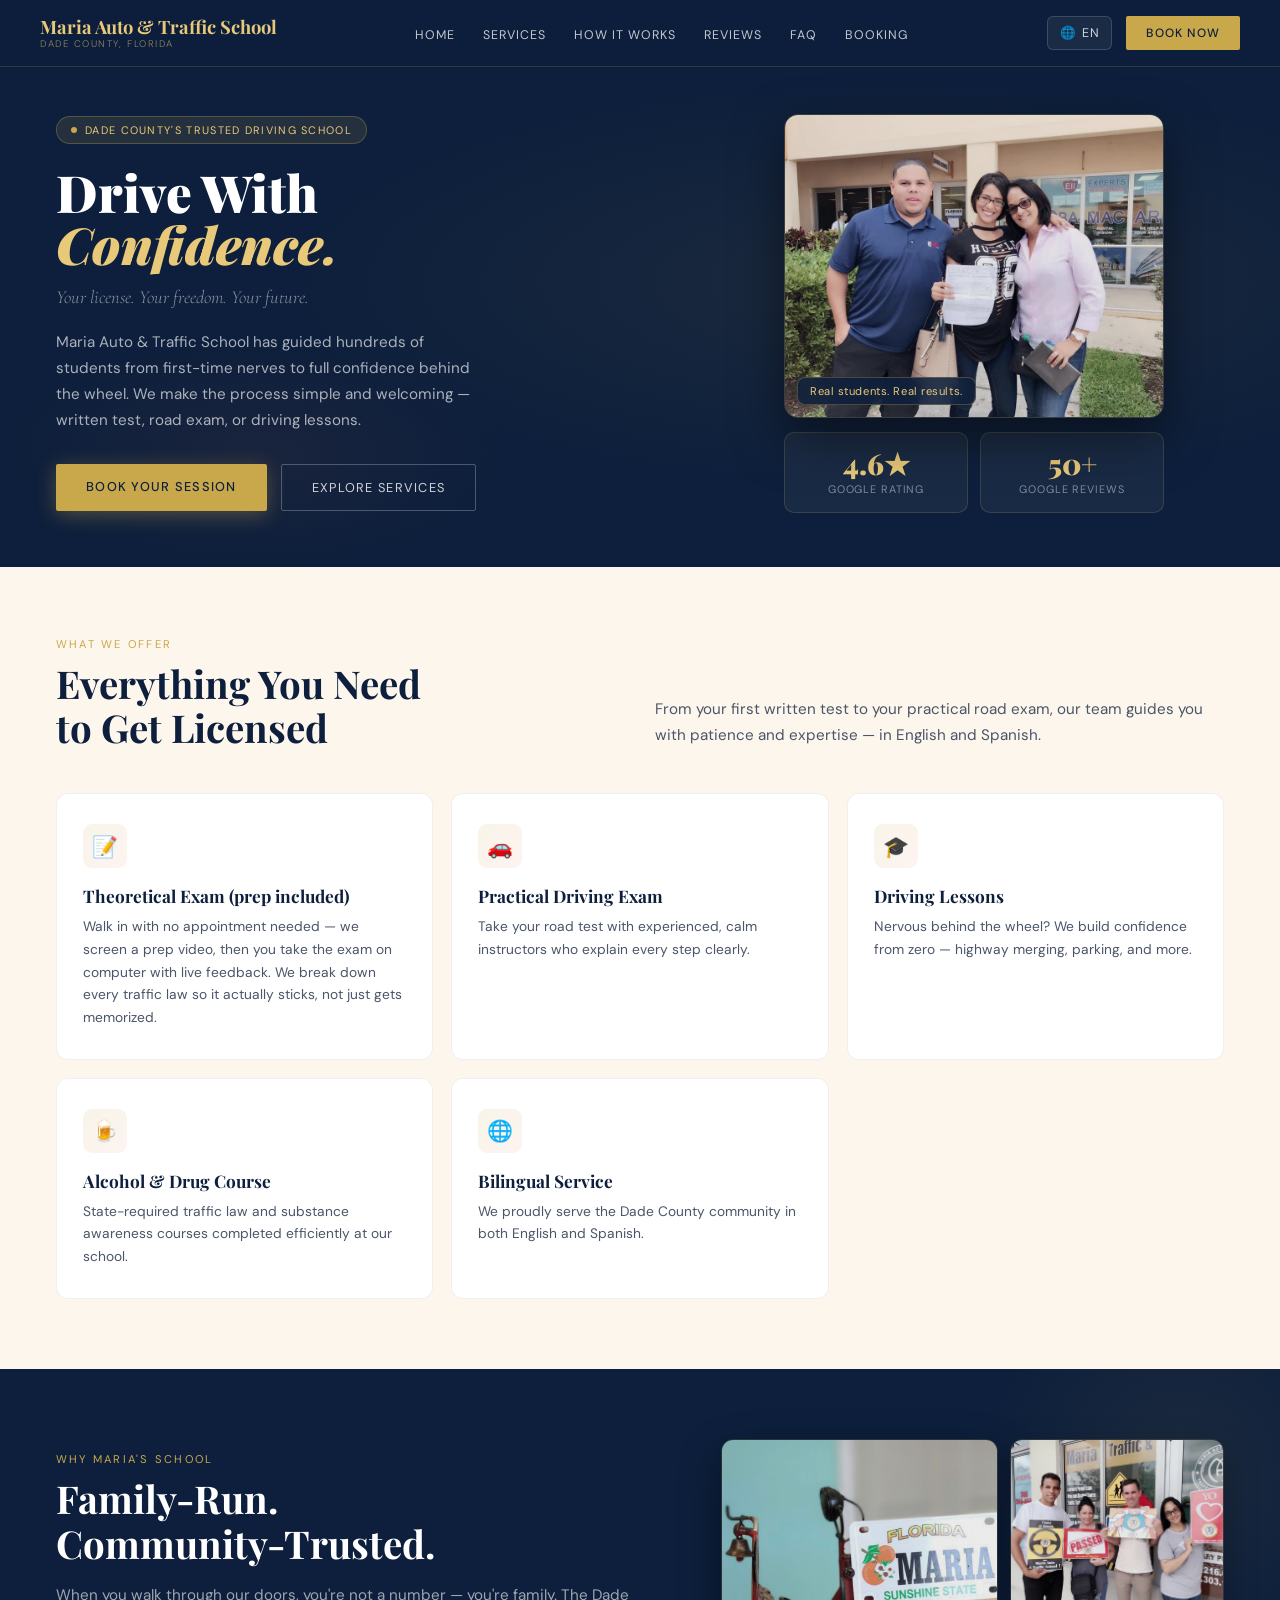
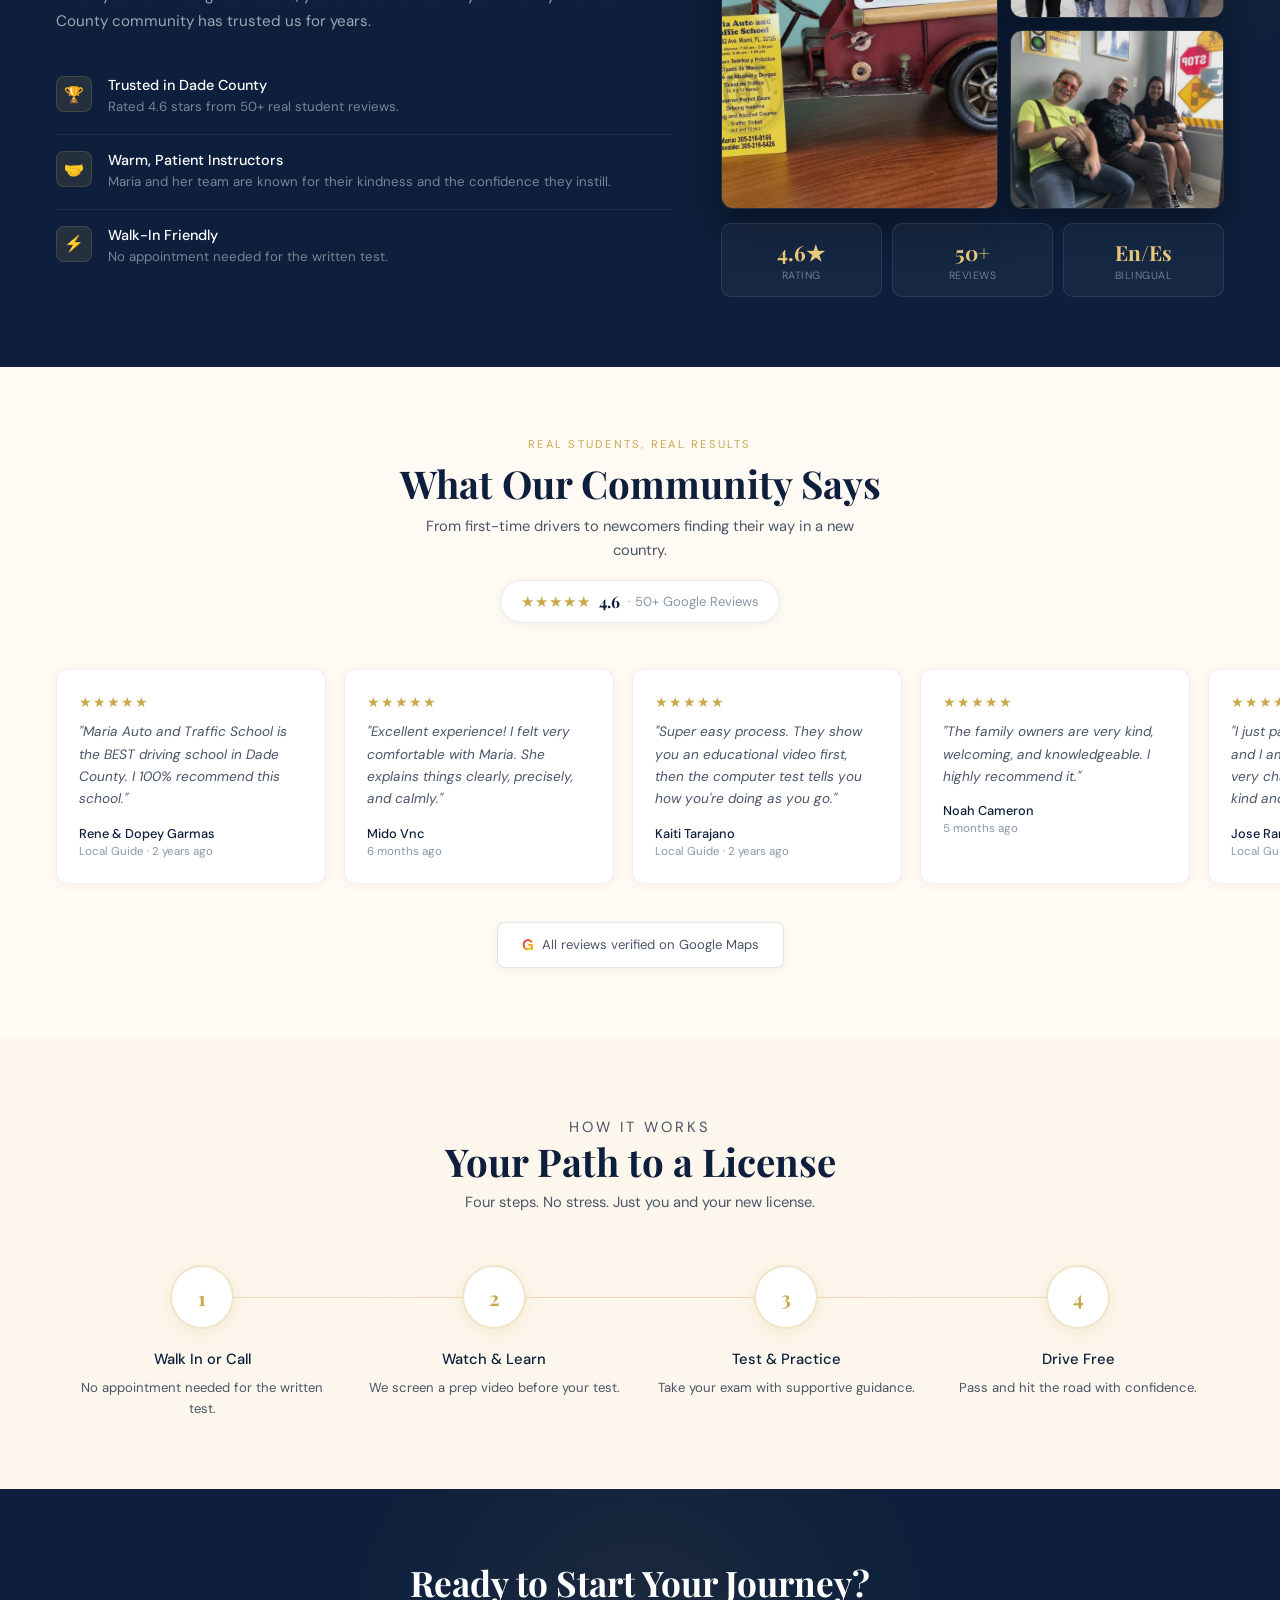
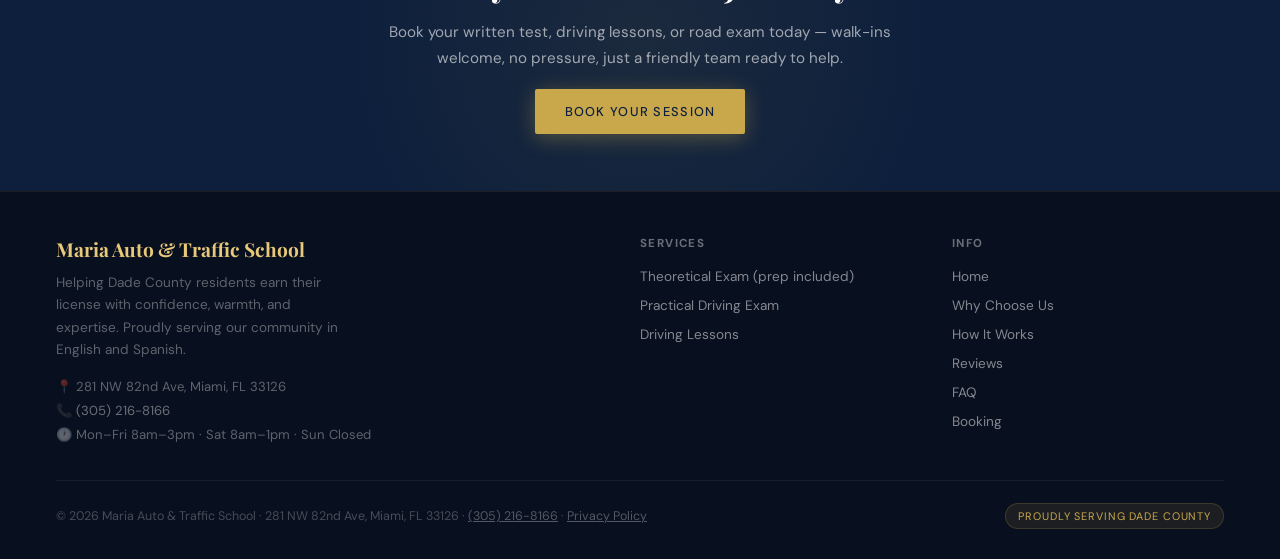
<file: index.html>
<!DOCTYPE html>
<html lang="en" id="html-root">
<head>
<meta charset="UTF-8">
<meta name="viewport" content="width=device-width, initial-scale=1.0">
<title>Maria Auto & Traffic School — Dade County's Trusted Driving School</title>

<link rel="icon" type="image/svg+xml" href="data:image/svg+xml,%3Csvg xmlns='http://www.w3.org/2000/svg' viewBox='0 0 100 100'%3E%3Crect width='100' height='100' rx='20' fill='%230d1f3c'/%3E%3Ctext x='50' y='68' font-family='Georgia,serif' font-size='58' font-weight='700' fill='%23c9a84c' text-anchor='middle'%3EM%3C/text%3E%3C/svg%3E">

<meta name="description" content="Maria Auto & Traffic School — Miami-Dade's trusted driving school. Written tests, road exams, and driving lessons in English and Spanish. Walk-ins welcome.">
<meta name="robots" content="index, follow">
<link rel="canonical" href="https://mariav2.netlify.app/">
<meta property="og:type" content="website">
<meta property="og:title" content="Maria Auto & Traffic School">
<meta property="og:description" content="Miami-Dade's trusted driving school. Written tests, road exams & driving lessons in English and Spanish.">
<meta property="og:image" content="https://mariav2.netlify.app/images/maria3.jpg">
<meta property="og:image:alt" content="Students celebrating passing their driving test outside Maria Auto & Traffic School">
<meta name="twitter:card" content="summary_large_image">
<meta name="twitter:image" content="https://mariav2.netlify.app/images/maria3.jpg">
<link rel="preconnect" href="https://fonts.googleapis.com">
<link href="https://fonts.googleapis.com/css2?family=Playfair+Display:ital,wght@0,400;0,700;0,900;1,400;1,700&family=DM+Sans:wght@300;400;500&family=Cormorant+Garamond:ital,wght@0,300;1,300;1,600&display=swap" rel="stylesheet">
<link rel="stylesheet" href="style.css">

<script type="application/ld+json">
{
  "@context": "https://schema.org",
  "@type": "DrivingSchool",
  "name": "Maria Auto & Traffic School",
  "image": "https://mariav2.netlify.app/images/maria5.jpg",
  "url": "https://mariav2.netlify.app/",
  "telephone": "+1-305-216-8166",
  "address": {
    "@type": "PostalAddress",
    "streetAddress": "281 NW 82nd Ave",
    "addressLocality": "Miami",
    "addressRegion": "FL",
    "postalCode": "33126",
    "addressCountry": "US"
  },
  "openingHoursSpecification": [
    {
      "@type": "OpeningHoursSpecification",
      "dayOfWeek": ["Monday", "Tuesday", "Wednesday", "Thursday", "Friday"],
      "opens": "08:00",
      "closes": "15:00"
    },
    {
      "@type": "OpeningHoursSpecification",
      "dayOfWeek": "Saturday",
      "opens": "08:00",
      "closes": "13:00"
    }
  ],
  "aggregateRating": {
    "@type": "AggregateRating",
    "ratingValue": "4.6",
    "reviewCount": "50",
    "bestRating": "5",
    "worstRating": "1"
  },
  "priceRange": "$50-$150",
  "areaServed": "Miami-Dade County, FL",
  "availableLanguage": ["English", "Spanish"]
}
</script>
<script src="https://identity.netlify.com/v1/netlify-identity-widget.js"></script>
</head>
<body>

<!-- NAV -->
<nav>
  <a href="index.html" class="nav-logo">Maria Auto & Traffic School<span>Dade County, Florida</span></a>
  <ul class="nav-links">
    <li><a href="index.html" data-i18n="nav.home">Home</a></li>
    <li><a href="#services" data-i18n="nav.services">Services</a></li>
    <li><a href="#process" data-i18n="nav.process">How It Works</a></li>
    <li><a href="#reviews" data-i18n="nav.reviews">Reviews</a></li>
    <li><a href="faq.html" data-i18n="footer.faq">FAQ</a></li>
    <li><a href="book.html" data-i18n="nav.contact">Booking</a></li>
  </ul>
  <div class="nav-right">
    <div class="lang-switch">
      <button class="lang-btn" id="lang-btn">🌐 <span id="lang-btn-label">EN</span></button>
      <div class="lang-menu" id="lang-menu">
        <button class="lang-option" data-lang="en">English</button>
        <button class="lang-option" data-lang="es">Español</button>
      </div>
    </div>
    <a href="book.html" class="nav-cta" data-i18n="nav.cta">Book Now</a>
    <button class="nav-hamburger" id="hamburger" aria-label="Open menu"><span></span><span></span><span></span></button>
  </div>
</nav>

<div class="mobile-menu" id="mobile-menu">
  <a href="index.html" class="mobile-link" data-i18n="nav.home">Home</a>
  <a href="#services" class="mobile-link" data-i18n="nav.services">Services</a>
  <a href="#process" class="mobile-link" data-i18n="nav.process">How It Works</a>
  <a href="#reviews" class="mobile-link" data-i18n="nav.reviews">Reviews</a>
  <a href="faq.html" class="mobile-link" data-i18n="footer.faq">FAQ</a>
  <a href="book.html" class="mobile-link" data-i18n="nav.contact">Booking</a>
  <div class="mobile-lang">
    <button data-lang="en">English</button>
    <button data-lang="es">Español</button>
  </div>
</div>

<section class="hero">
  <div class="hero-bg-texture"></div>
  <div class="hero-left">
    <div class="hero-badge"><span class="hero-badge-dot"></span><span data-i18n="hero.badge">Dade County's Trusted Driving School</span></div>
    <h1 class="hero-headline" data-i18n-html="hero.headline">Drive With<em>Confidence.</em></h1>
    <p class="hero-sub" data-i18n="hero.sub">Your license. Your freedom. Your future.</p>
    <p class="hero-body" data-i18n="hero.body">Maria Auto & Traffic School has guided hundreds of students from first-time nerves to full confidence behind the wheel. We make the process simple and welcoming — written test, road exam, or driving lessons.</p>
    <div class="hero-actions">
      <a href="book.html" class="btn-primary" data-i18n="hero.cta1">Book Your Session</a>
      <a href="#services" class="btn-secondary" data-i18n="hero.cta2">Explore Services</a>
    </div>
  </div>
  <div class="hero-right">
    <div class="hero-photo-wrap">
      <div class="hero-photo">
        <img src="images/maria3.jpg" alt="Students celebrating passing their driving test outside Maria Auto & Traffic School">
        <div class="hero-photo-badge" data-i18n="hero.photoBadge">Real students. Real results.</div>
      </div>
      <div class="hero-stats-row">
        <div class="hero-stat-card">
          <div class="stat-number">4.6★</div>
          <div class="stat-label" data-i18n="hero.statRating">Google Rating</div>
        </div>
        <div class="hero-stat-card">
          <div class="stat-number">50+</div>
          <div class="stat-label" data-i18n="hero.statReviews">Google Reviews</div>
        </div>
      </div>
    </div>
  </div>
</section>

<section class="services" id="services">
  <div class="services-header">
    <div>
      <p class="section-label" data-i18n="services.label">What We Offer</p>
      <h2 class="section-title" data-i18n-html="services.title">Everything You Need<br>to Get Licensed</h2>
    </div>
    <p class="services-desc" data-i18n="services.desc">From your first written test to your practical road exam, our team guides you with patience and expertise — in English and Spanish.</p>
  </div>
  <div class="services-grid">
    <div class="service-card fade-up">
      <div class="service-icon">📝</div>
      <h3 class="service-name" data-i18n="services.s5title">Theoretical Exam (prep included)</h3>
      <p class="service-desc" data-i18n="services.s5desc">Walk in with no appointment needed — we screen a prep video, then you take the exam on computer with live feedback. We break down every traffic law so it actually sticks, not just gets memorized.</p>
    </div>
    <div class="service-card fade-up">
      <div class="service-icon">🚗</div>
      <h3 class="service-name" data-i18n="services.s2title">Practical Driving Exam</h3>
      <p class="service-desc" data-i18n="services.s2desc">Take your road test with experienced, calm instructors who explain every step clearly.</p>
    </div>
    <div class="service-card fade-up">
      <div class="service-icon">🎓</div>
      <h3 class="service-name" data-i18n="services.s3title">Driving Lessons</h3>
      <p class="service-desc" data-i18n="services.s3desc">Nervous behind the wheel? We build confidence from zero — highway merging, parking, and more.</p>
    </div>
    <div class="service-card fade-up">
      <div class="service-icon">🍺</div>
      <h3 class="service-name" data-i18n="services.s4title">Alcohol & Drug Course</h3>
      <p class="service-desc" data-i18n="services.s4desc">State-required traffic law and substance awareness courses completed efficiently at our school.</p>
    </div>
    <div class="service-card fade-up">
      <div class="service-icon">🌐</div>
      <h3 class="service-name" data-i18n="services.s6title">Bilingual Service</h3>
      <p class="service-desc" data-i18n="services.s6desc">We proudly serve the Dade County community in both English and Spanish.</p>
    </div>
  </div>
</section>

<section class="why" id="why">
  <div class="why-left">
    <p class="section-label" style="color:var(--gold)" data-i18n="why.label">Why Maria's School</p>
    <h2 class="section-title" style="color:#fff" data-i18n-html="why.title">Family-Run.<br>Community-Trusted.</h2>
    <p class="why-body" data-i18n="why.body">When you walk through our doors, you're not a number — you're family. The Dade County community has trusted us for years.</p>
    <div class="why-features">
      <div class="why-feature">
        <div class="why-feature-icon">🏆</div>
        <div class="why-feature-text"><h4 data-i18n="why.f1title">Trusted in Dade County</h4><p data-i18n="why.f1desc">Rated 4.6 stars from 50+ real student reviews.</p></div>
      </div>
      <div class="why-feature">
        <div class="why-feature-icon">🤝</div>
        <div class="why-feature-text"><h4 data-i18n="why.f2title">Warm, Patient Instructors</h4><p data-i18n="why.f2desc">Maria and her team are known for their kindness and the confidence they instill.</p></div>
      </div>
      <div class="why-feature">
        <div class="why-feature-icon">⚡</div>
        <div class="why-feature-text"><h4 data-i18n="why.f3title">Walk-In Friendly</h4><p data-i18n="why.f3desc">No appointment needed for the written test.</p></div>
      </div>
    </div>
  </div>
  <div class="why-right">
    <div class="why-photo-grid">
      <div class="why-photo-main"><img src="images/maria1.jpg" alt="Happy students waiting inside Maria Auto & Traffic School" loading="lazy"></div>
      <div class="why-photo-side">
        <div class="why-photo-small"><img src="images/maria4.jpg" alt="Student holding Aprobé sign" loading="lazy"></div>
        <div class="why-photo-small"><img src="images/maria2.jpg" alt="Students with passing certificate" loading="lazy"></div>
      </div>
    </div>
    <div class="why-mini-stats">
      <div class="why-mini"><div class="why-mini-num">4.6★</div><div class="why-mini-label" data-i18n="why.mRating">Rating</div></div>
      <div class="why-mini"><div class="why-mini-num">50+</div><div class="why-mini-label" data-i18n="why.mReviews">Reviews</div></div>
      <div class="why-mini"><div class="why-mini-num">En/Es</div><div class="why-mini-label" data-i18n="why.mLang">Bilingual</div></div>
    </div>
  </div>
</section>

<section class="reviews" id="reviews">
  <div class="reviews-header">
    <p class="section-label" data-i18n="reviews.label">Real Students, Real Results</p>
    <h2 class="section-title" data-i18n="reviews.title">What Our Community Says</h2>
    <p class="reviews-sub" data-i18n="reviews.sub">From first-time drivers to newcomers finding their way in a new country.</p>
    <div class="reviews-rating-badge">
      <span class="stars">★★★★★</span>
      <span class="num">4.6</span>
      <span class="count">· 50+ <span data-i18n="reviews.googleReviews">Google Reviews</span></span>
    </div>
  </div>
  <div class="reviews-track-wrap">
    <div class="reviews-track">
      <div class="review-card"><div class="review-stars">★★★★★</div><p class="review-text">"Maria Auto and Traffic School is the BEST driving school in Dade County. I 100% recommend this school."</p><div class="review-author">Rene & Dopey Garmas</div><div class="review-time">Local Guide · 2 years ago</div></div>
      <div class="review-card"><div class="review-stars">★★★★★</div><p class="review-text">"Excellent experience! I felt very comfortable with Maria. She explains things clearly, precisely, and calmly."</p><div class="review-author">Mido Vnc</div><div class="review-time">6 months ago</div></div>
      <div class="review-card"><div class="review-stars">★★★★★</div><p class="review-text">"Super easy process. They show you an educational video first, then the computer test tells you how you're doing as you go."</p><div class="review-author">Kaiti Tarajano</div><div class="review-time">Local Guide · 2 years ago</div></div>
      <div class="review-card"><div class="review-stars">★★★★★</div><p class="review-text">"The family owners are very kind, welcoming, and knowledgeable. I highly recommend it."</p><div class="review-author">Noah Cameron</div><div class="review-time">5 months ago</div></div>
      <div class="review-card"><div class="review-stars">★★★★★</div><p class="review-text">"I just passed my practical exam and I am totally delighted. María is very charming and the teacher is kind and polite."</p><div class="review-author">Jose Ramos</div><div class="review-time">Local Guide · 2 years ago</div></div>
      <div class="review-card"><div class="review-stars">★★★★★</div><p class="review-text">"I love this school. They transmit a peace that touches your heart ❤️ and they are very professional."</p><div class="review-author">Legna Arbos</div><div class="review-time">a year ago</div></div>
      <div class="review-card"><div class="review-stars">★★★★★</div><p class="review-text">"They gave me the confidence and encouragement I needed to overcome my fear of driving."</p><div class="review-author">Yasmany Salgado</div><div class="review-time">Local Guide · 2 years ago</div></div>
      <div class="review-card"><div class="review-stars">★★★★★</div><p class="review-text">"Reasonable price and quick process — much appreciated when you're from out of town."</p><div class="review-author">Leire Viana</div><div class="review-time">6 months ago</div></div>
      <div class="review-card"><div class="review-stars">★★★★★</div><p class="review-text">"Excellent teacher. She gives you confidence and motivation. Always grateful."</p><div class="review-author">Vilma Blanco</div><div class="review-time">a year ago</div></div>
      <div class="review-card"><div class="review-stars">★★★★★</div><p class="review-text">"Very satisfied with the school. Great teachers and excellent staff. I recommend it 1000%!"</p><div class="review-author">Larisa Montero</div><div class="review-time">Local Guide · a year ago</div></div>
      <!-- duplicate for seamless loop -->
      <div class="review-card"><div class="review-stars">★★★★★</div><p class="review-text">"Maria Auto and Traffic School is the BEST driving school in Dade County. I 100% recommend this school."</p><div class="review-author">Rene & Dopey Garmas</div><div class="review-time">Local Guide · 2 years ago</div></div>
      <div class="review-card"><div class="review-stars">★★★★★</div><p class="review-text">"Excellent experience! I felt very comfortable with Maria. She explains things clearly, precisely, and calmly."</p><div class="review-author">Mido Vnc</div><div class="review-time">6 months ago</div></div>
      <div class="review-card"><div class="review-stars">★★★★★</div><p class="review-text">"Super easy process. They show you an educational video first, then the computer test tells you how you're doing as you go."</p><div class="review-author">Kaiti Tarajano</div><div class="review-time">Local Guide · 2 years ago</div></div>
      <div class="review-card"><div class="review-stars">★★★★★</div><p class="review-text">"The family owners are very kind, welcoming, and knowledgeable. I highly recommend it."</p><div class="review-author">Noah Cameron</div><div class="review-time">5 months ago</div></div>
      <div class="review-card"><div class="review-stars">★★★★★</div><p class="review-text">"I just passed my practical exam and I am totally delighted. María is very charming and the teacher is kind and polite."</p><div class="review-author">Jose Ramos</div><div class="review-time">Local Guide · 2 years ago</div></div>
      <div class="review-card"><div class="review-stars">★★★★★</div><p class="review-text">"I love this school. They transmit a peace that touches your heart ❤️ and they are very professional."</p><div class="review-author">Legna Arbos</div><div class="review-time">a year ago</div></div>
      <div class="review-card"><div class="review-stars">★★★★★</div><p class="review-text">"They gave me the confidence and encouragement I needed to overcome my fear of driving."</p><div class="review-author">Yasmany Salgado</div><div class="review-time">Local Guide · 2 years ago</div></div>
      <div class="review-card"><div class="review-stars">★★★★★</div><p class="review-text">"Reasonable price and quick process — much appreciated when you're from out of town."</p><div class="review-author">Leire Viana</div><div class="review-time">6 months ago</div></div>
      <div class="review-card"><div class="review-stars">★★★★★</div><p class="review-text">"Excellent teacher. She gives you confidence and motivation. Always grateful."</p><div class="review-author">Vilma Blanco</div><div class="review-time">a year ago</div></div>
      <div class="review-card"><div class="review-stars">★★★★★</div><p class="review-text">"Very satisfied with the school. Great teachers and excellent staff. I recommend it 1000%!"</p><div class="review-author">Larisa Montero</div><div class="review-time">Local Guide · a year ago</div></div>
    </div>
  </div>
  <div style="text-align:center">
    <div class="google-badge"><span class="g-logo">G</span><span data-i18n="reviews.verified">All reviews verified on Google Maps</span></div>
  </div>
</section>

<section class="process" id="process">
  <div class="process-header">
    <p class="section-label" data-i18n="process.label">How It Works</p>
    <h2 class="section-title" data-i18n="process.title">Your Path to a License</h2>
    <p data-i18n="process.sub">Four steps. No stress. Just you and your new license.</p>
  </div>
  <div class="process-steps">
    <div class="process-step fade-up"><div class="step-num">1</div><h4 class="step-title" data-i18n="process.p1title">Walk In or Call</h4><p class="step-desc" data-i18n="process.p1desc">No appointment needed for the written test.</p></div>
    <div class="process-step fade-up"><div class="step-num">2</div><h4 class="step-title" data-i18n="process.p2title">Watch & Learn</h4><p class="step-desc" data-i18n="process.p2desc">We screen a prep video before your test.</p></div>
    <div class="process-step fade-up"><div class="step-num">3</div><h4 class="step-title" data-i18n="process.p3title">Test & Practice</h4><p class="step-desc" data-i18n="process.p3desc">Take your exam with supportive guidance.</p></div>
    <div class="process-step fade-up"><div class="step-num">4</div><h4 class="step-title" data-i18n="process.p4title">Drive Free</h4><p class="step-desc" data-i18n="process.p4desc">Pass and hit the road with confidence.</p></div>
  </div>
</section>


<!-- CLOSING CTA -->
<section class="closing-cta">
  <div class="closing-cta-inner">
    <h2 data-i18n="cta.title">Ready to Start Your Journey?</h2>
    <p data-i18n="cta.body">Book your written test, driving lessons, or road exam today — walk-ins welcome, no pressure, just a friendly team ready to help.</p>
    <a href="book.html" class="btn-primary" data-i18n="hero.cta1">Book Your Session</a>
  </div>
</section>

<footer>
  <div class="footer-inner">
    <div class="footer-brand">
      <h3>Maria Auto & Traffic School</h3>
      <p data-i18n="footer.tagline">Helping Dade County residents earn their license with confidence, warmth, and expertise. Proudly serving our community in English and Spanish.</p>
      <div class="footer-contact-mini">
        📍 281 NW 82nd Ave, Miami, FL 33126<br>
        📞 <a href="tel:+13052168166">(305) 216-8166</a><br>
        🕐 <span data-i18n-html="contact.hoursValue">Mon–Fri 8am–3pm · Sat 8am–1pm · Sun Closed</span>
      </div>
    </div>
    <div class="footer-col">
      <h4 data-i18n="footer.servicesHeader">Services</h4>
      <ul>
        <li><a href="#services" data-i18n="services.s5title">Theoretical Exam</a></li>
        <li><a href="#services" data-i18n="services.s2title">Road Exam</a></li>
        <li><a href="#services" data-i18n="services.s3title">Driving Lessons</a></li>
      </ul>
    </div>
    <div class="footer-col">
      <h4 data-i18n="footer.infoHeader">Info</h4>
      <ul>
        <li><a href="index.html" data-i18n="nav.home">Home</a></li>
        <li><a href="#why" data-i18n="footer.why">Why Choose Us</a></li>
        <li><a href="#process" data-i18n="nav.process">How It Works</a></li>
        <li><a href="#reviews" data-i18n="nav.reviews">Reviews</a></li>
        <li><a href="faq.html" data-i18n="footer.faq">FAQ</a></li>
        <li><a href="book.html" data-i18n="nav.contact">Booking</a></li>
      </ul>
    </div>
  </div>
  <div class="footer-bottom">
    <p>© <span id="footer-year">2025</span> Maria Auto & Traffic School · 281 NW 82nd Ave, Miami, FL 33126 · <a href="tel:+13052168166">(305) 216-8166</a> · <a href="#" id="privacy-link" data-i18n="footer.privacy">Privacy Policy</a></p>
    <div class="footer-dade" data-i18n="footer.badge">Proudly Serving Dade County</div>
  </div>
</footer>

<button class="back-to-top" id="back-to-top" aria-label="Back to top">↑</button>

<!-- BOOKING CONFIRMATION MODAL -->
<div class="booking-modal-overlay" id="booking-modal" role="dialog" aria-modal="true" aria-label="Booking request notice">
  <div class="booking-modal-box">
    <div class="booking-modal-icon">📋</div>
    <h3 data-i18n="form.modalTitle">This is a request, not a confirmed booking</h3>
    <p data-i18n="form.modalBody">Submitting this form does not guarantee your selected date and time. If your preferred slot isn't available, Maria or a team member will reach out by phone, text, or email to find a time that works.</p>
    <div class="booking-modal-actions">
      <button type="button" class="booking-modal-cancel" id="booking-modal-cancel" data-i18n="form.modalCancel">Go Back</button>
      <button type="button" class="booking-modal-confirm" id="booking-modal-confirm" data-i18n="form.modalConfirm">I Understand, Submit</button>
    </div>
  </div>
</div>

<!-- PRIVACY MODAL -->
<div class="modal-overlay" id="privacy-modal" role="dialog" aria-modal="true" aria-label="Privacy Policy">
  <div class="modal-box">
    <div class="modal-header">
      <h2 data-i18n="privacy.title">Privacy Policy</h2>
      <button class="modal-close" id="modal-close" aria-label="Close">✕</button>
    </div>
    <div class="modal-body">
      <p class="updated" data-i18n="privacy.updated">Last updated: January 1, 2025</p>
      <p data-i18n="privacy.intro">Maria Auto & Traffic School ("we," "us," or "our") operates this website. This Privacy Policy explains how we collect, use, and protect the personal information you provide when you use our site or submit an inquiry through our contact form.</p>
      <h3 data-i18n="privacy.h1">1. Information We Collect</h3>
      <p data-i18n="privacy.p1">When you submit a booking inquiry, we may collect your name, phone number, service interest, preferred language, and any notes you provide. We do not collect payment information, Social Security numbers, or government ID numbers.</p>
      <h3 data-i18n="privacy.h2">2. How We Use Your Information</h3>
      <p data-i18n="privacy.p2">We use your information solely to respond to your inquiry, contact you to schedule your session, and provide the services you requested. We never sell or share your information for marketing purposes.</p>
      <h3 data-i18n="privacy.h3">3. How We Store Your Information</h3>
      <p data-i18n-html="privacy.p3">Form submissions are processed securely through Formspree, a third-party form service. Review Formspree's practices at <a href="https://formspree.io/legal/privacy-policy/" target="_blank" rel="noopener">formspree.io/legal/privacy-policy</a>. We delete submissions periodically once resolved.</p>
      <h3 data-i18n="privacy.h4">4. Cookies & Tracking</h3>
      <p data-i18n="privacy.p4">This site uses no cookies, analytics, or advertising technology. No browsing data is tracked.</p>
      <h3 data-i18n="privacy.h5">5. Your Rights</h3>
      <p data-i18n="privacy.p5">You may request to know, correct, or delete the information we hold about you, or opt out of future communications, by contacting us directly.</p>
      <h3 data-i18n="privacy.h6">6. Contact Us</h3>
      <p data-i18n-html="privacy.p6">Maria Auto & Traffic School · 281 NW 82nd Ave, Miami, FL 33126 · Phone: <a href="tel:+13052168166">(305) 216-8166</a></p>
    </div>
  </div>
</div>

<script src="script.js"></script>
</body>
</html>
</file>
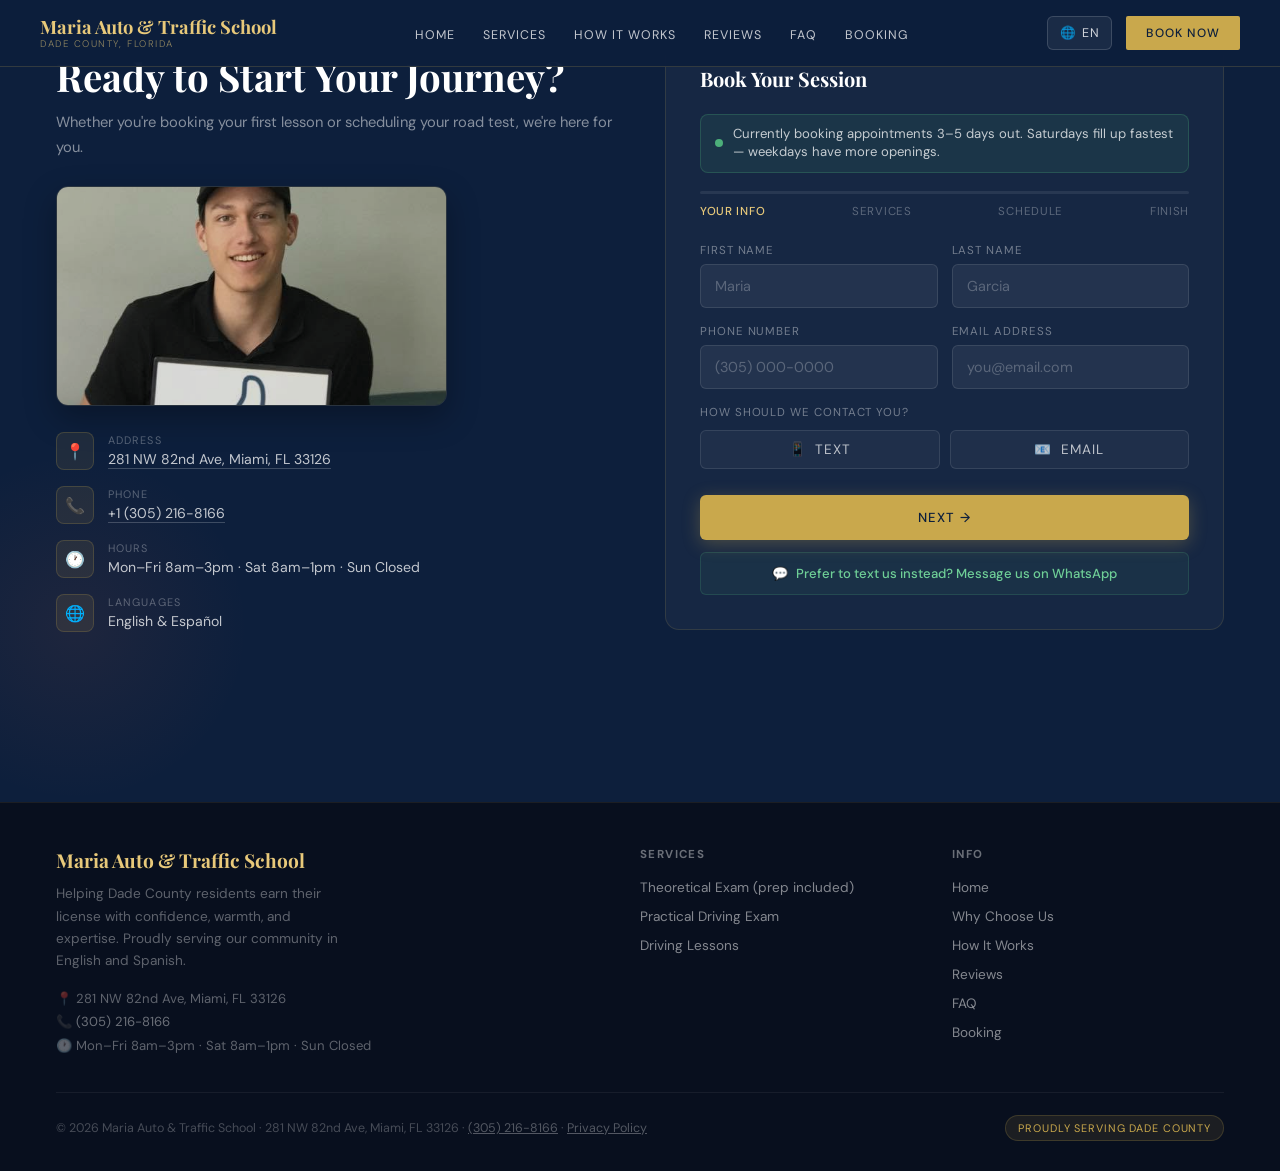
<file: book.html>
<!DOCTYPE html>
<html lang="en" id="html-root">
<head>
<meta charset="UTF-8">
<meta name="viewport" content="width=device-width, initial-scale=1.0">
<title>Book Your Session — Maria Auto & Traffic School</title>

<link rel="icon" type="image/svg+xml" href="data:image/svg+xml,%3Csvg xmlns='http://www.w3.org/2000/svg' viewBox='0 0 100 100'%3E%3Crect width='100' height='100' rx='20' fill='%230d1f3c'/%3E%3Ctext x='50' y='68' font-family='Georgia,serif' font-size='58' font-weight='700' fill='%23c9a84c' text-anchor='middle'%3EM%3C/text%3E%3C/svg%3E">

<meta name="description" content="Book your written test, driving lessons, or road exam with Maria Auto & Traffic School. Walk-ins welcome, bilingual service, Miami-Dade County.">
<meta name="robots" content="index, follow">
<link rel="canonical" href="https://mariav2.netlify.app/book.html">
<meta property="og:type" content="website">
<meta property="og:title" content="Book Your Session — Maria Auto & Traffic School">
<meta property="og:description" content="Request an appointment for your written test, driving lessons, or road exam. Walk-ins welcome, bilingual service.">
<meta property="og:image" content="https://mariav2.netlify.app/images/maria3.jpg">
<meta name="twitter:card" content="summary_large_image">
<meta name="twitter:image" content="https://mariav2.netlify.app/images/maria3.jpg">
<link rel="preconnect" href="https://fonts.googleapis.com">
<link href="https://fonts.googleapis.com/css2?family=Playfair+Display:ital,wght@0,400;0,700;0,900;1,400;1,700&family=DM+Sans:wght@300;400;500&family=Cormorant+Garamond:ital,wght@0,300;1,300;1,600&display=swap" rel="stylesheet">
<link rel="stylesheet" href="style.css">
<script src="https://identity.netlify.com/v1/netlify-identity-widget.js"></script>
</head>
<body>

<!-- NAV -->
<nav>
  <a href="index.html" class="nav-logo">Maria Auto & Traffic School<span>Dade County, Florida</span></a>
  <ul class="nav-links">
    <li><a href="index.html" data-i18n="nav.home">Home</a></li>
    <li><a href="index.html#services" data-i18n="nav.services">Services</a></li>
    <li><a href="index.html#process" data-i18n="nav.process">How It Works</a></li>
    <li><a href="index.html#reviews" data-i18n="nav.reviews">Reviews</a></li>
    <li><a href="faq.html" data-i18n="footer.faq">FAQ</a></li>
    <li><a href="book.html" data-i18n="nav.contact">Booking</a></li>
  </ul>
  <div class="nav-right">
    <div class="lang-switch">
      <button class="lang-btn" id="lang-btn">🌐 <span id="lang-btn-label">EN</span></button>
      <div class="lang-menu" id="lang-menu">
        <button class="lang-option" data-lang="en">English</button>
        <button class="lang-option" data-lang="es">Español</button>
      </div>
    </div>
    <a href="book.html" class="nav-cta" data-i18n="nav.cta">Book Now</a>
    <button class="nav-hamburger" id="hamburger" aria-label="Open menu"><span></span><span></span><span></span></button>
  </div>
</nav>

<div class="mobile-menu" id="mobile-menu">
  <a href="index.html" class="mobile-link" data-i18n="nav.home">Home</a>
  <a href="index.html#services" class="mobile-link" data-i18n="nav.services">Services</a>
  <a href="index.html#process" class="mobile-link" data-i18n="nav.process">How It Works</a>
  <a href="index.html#reviews" class="mobile-link" data-i18n="nav.reviews">Reviews</a>
  <a href="faq.html" class="mobile-link" data-i18n="footer.faq">FAQ</a>
  <a href="book.html" class="mobile-link" data-i18n="nav.contact">Booking</a>
  <div class="mobile-lang">
    <button data-lang="en">English</button>
    <button data-lang="es">Español</button>
  </div>
</div>

<section class="contact" id="contact" style="padding-top:130px">
  <div class="contact-left" style="position:relative;z-index:1">
    <p class="section-label" style="color:var(--gold)" data-i18n="contact.label">Get In Touch</p>
    <h2 class="section-title" data-i18n="contact.title">Ready to Start Your Journey?</h2>
    <p class="contact-body" data-i18n="contact.body">Whether you're booking your first lesson or scheduling your road test, we're here for you.</p>
    <div class="contact-storefront"><img src="images/maria5.jpg" alt="Maria Auto & Traffic School storefront at 281 NW 82nd Ave Miami" loading="lazy"></div>
    <div class="contact-info">
      <div class="contact-item"><div class="contact-icon">📍</div><div><div class="contact-item-label" data-i18n="contact.address">Address</div><div class="contact-item-text"><a href="https://maps.google.com/?q=281+NW+82nd+Ave,+Miami,+FL+33126" target="_blank" rel="noopener">281 NW 82nd Ave, Miami, FL 33126</a></div></div></div>
      <div class="contact-item"><div class="contact-icon">📞</div><div><div class="contact-item-label" data-i18n="contact.phone">Phone</div><div class="contact-item-text"><a href="tel:+13052168166">+1 (305) 216-8166</a></div></div></div>
      <div class="contact-item"><div class="contact-icon">🕐</div><div><div class="contact-item-label" data-i18n="contact.hours">Hours</div><div class="contact-item-text" data-i18n-html="contact.hoursValue">Mon–Fri 8am–3pm · Sat 8am–1pm · Sun Closed</div></div></div>
      <div class="contact-item"><div class="contact-icon">🌐</div><div><div class="contact-item-label" data-i18n="contact.languages">Languages</div><div class="contact-item-text">English & Español</div></div></div>
    </div>
  </div>
  <div class="contact-form" style="position:relative;z-index:1">
    <h3 data-i18n="form.title">Book Your Session</h3>
    <div class="availability-badge">
      <span class="availability-dot"></span>
      <span data-i18n="form.availabilityNote">Currently booking appointments 3–5 days out. Saturdays fill up fastest — weekdays have more openings.</span>
    </div>

    <!-- STEP INDICATOR -->
    <div class="step-indicator" id="step-indicator">
      <div class="step-indicator-bar">
        <div class="step-indicator-fill" id="step-indicator-fill"></div>
      </div>
      <div class="step-indicator-labels">
        <span class="step-label active" data-step="1" data-i18n="form.step1Label">Your Info</span>
        <span class="step-label" data-step="2" data-i18n="form.step2Label">Services</span>
        <span class="step-label" data-step="3" data-i18n="form.step3Label">Schedule</span>
        <span class="step-label" data-step="4" data-i18n="form.step4Label">Finish</span>
      </div>
    </div>

    <form action="https://formspree.io/f/mrewngqb" method="POST" id="booking-form" novalidate>
      <input type="text" name="_gotcha" style="display:none" tabindex="-1" autocomplete="off">
      <input type="hidden" name="_next" value="https://mariav2.netlify.app/book.html?submitted=true">

      <!-- STEP 1: WHO ARE YOU -->
      <div class="form-step active" id="step-1">
        <div class="form-row">
          <div class="form-group"><label data-i18n="form.first">First Name</label><input type="text" name="first_name" placeholder="Maria" autocomplete="given-name" required></div>
          <div class="form-group"><label data-i18n="form.last">Last Name</label><input type="text" name="last_name" placeholder="Garcia" autocomplete="family-name" required></div>
        </div>
        <div class="form-row">
          <div class="form-group"><label data-i18n="form.phone">Phone Number</label><input type="tel" name="phone" id="field-phone" placeholder="(305) 000-0000" autocomplete="tel"></div>
          <div class="form-group"><label data-i18n="form.email">Email Address</label><input type="email" name="email" id="field-email" placeholder="you@email.com" autocomplete="email"></div>
        </div>
        <p class="field-error-msg" id="contact-required-error" data-i18n="form.contactRequiredError" role="alert" aria-live="assertive">Please provide a phone number or email address so we can reach you.</p>
        <div class="form-group">
          <label data-i18n="form.contactPref" style="display:block;margin-bottom:10px">How should we contact you?</label>
          <div class="contact-pref-row">
            <div class="contact-pref-item">
              <input type="checkbox" id="pref-text" name="contact_preference" value="Text">
              <label for="pref-text">📱 <span data-i18n="form.prefText">Text</span></label>
            </div>
            <div class="contact-pref-item">
              <input type="checkbox" id="pref-email" name="contact_preference" value="Email">
              <label for="pref-email">📧 <span data-i18n="form.prefEmail">Email</span></label>
            </div>
          </div>
        </div>
        <button type="button" class="btn-submit step-next" data-next="2" data-i18n="form.nextBtn">Next →</button>
      </div>

      <!-- STEP 2: SERVICES -->
      <div class="form-step" id="step-2">
        <div class="form-group">
          <label data-i18n="form.service" style="display:block;margin-bottom:10px">Service Interested In</label>
          <div class="checkbox-group">
            <div class="checkbox-item">
              <input type="checkbox" id="service2" name="services" value="Practical Driving Exam" data-hint="hintExam">
              <label for="service2"><span class="checkbox-box"></span><span data-i18n="form.opt2">Practical Driving Exam</span><span style="margin-left:auto;font-size:0.78rem;color:var(--gold);opacity:0.85">$150</span></label>
            </div>
            <div class="checkbox-item">
              <input type="checkbox" id="service3" name="services" value="Driving Lessons" data-hint="hintLessons">
              <label for="service3"><span class="checkbox-box"></span><span data-i18n="form.opt3">Driving Lessons</span><span style="margin-left:auto;font-size:0.78rem;color:var(--gold);opacity:0.85;text-align:right;line-height:1.4">from $50/hr<br><span style="font-size:0.7rem;opacity:0.75">travel fee may apply</span></span></label>
            </div>
            <div class="checkbox-item">
              <input type="checkbox" id="service4" name="services" value="Alcohol & Drug Course" data-hint="">
              <label for="service4"><span class="checkbox-box"></span><span data-i18n="form.opt4">Alcohol & Drug Course</span><span style="margin-left:auto;font-size:0.78rem;color:var(--gold);opacity:0.85">$50</span></label>
            </div>
            <div class="checkbox-item">
              <input type="checkbox" id="service5" name="services" value="Theoretical Exam (prep included)" data-hint="hintTheory">
              <label for="service5"><span class="checkbox-box"></span><span data-i18n="form.opt5">Theoretical Exam (prep included)</span><span style="margin-left:auto;font-size:0.78rem;color:var(--gold);opacity:0.85">$150</span></label>
            </div>
          </div>
          <p class="form-hint" id="hintExam" data-i18n="form.hintExam">Please bring a valid ID and your learner's permit to this appointment.</p>
          <p class="form-hint" id="hintLessons" data-i18n="form.hintLessons">Let us know below if you'd like us to come to you — a travel fee may apply depending on distance.</p>
          <p class="form-hint" id="hintTheory" data-i18n="form.hintTheory">This session can accommodate multiple students at once — great if you're booking with a friend or family member.</p>
        </div>
        <p class="field-error-msg" id="service-required-error" role="alert" aria-live="assertive" data-i18n="form.serviceRequiredError">Please select at least one service to continue.</p>
        <div class="step-nav">
          <button type="button" class="step-back-btn step-back" data-back="1" data-i18n="form.backBtn">← Back</button>
          <button type="button" class="btn-submit step-next" data-next="3" data-i18n="form.nextBtn">Next →</button>
        </div>
      </div>

      <!-- STEP 3: SCHEDULE -->
      <div class="form-step" id="step-3">
        <div id="datetime-container"></div>
        <p class="form-hint visible" id="datetime-placeholder" data-i18n="form.datetimePlaceholder">Select a service above to choose your preferred date and time.</p>
        <div class="step-nav">
          <button type="button" class="step-back-btn step-back" data-back="2" data-i18n="form.backBtn">← Back</button>
          <button type="button" class="btn-submit step-next" data-next="4" data-i18n="form.nextBtn">Next →</button>
        </div>
      </div>

      <!-- STEP 4: FINISH -->
      <div class="form-step" id="step-4">
        <div class="form-group">
          <label data-i18n="form.lang">Preferred Language</label>
          <select name="language"><option>English</option><option>Español</option></select>
        </div>
        <div class="form-group"><label data-i18n="form.notes">Questions or Notes</label><textarea name="notes" data-i18n-placeholder="form.notesPlaceholder" placeholder="Tell us a little about where you are in the process…"></textarea></div>
        <div class="form-group">
          <label data-i18n-html="form.referral">How did you hear about us? <span style="text-transform:none;letter-spacing:0;font-weight:400;opacity:0.6">(optional)</span></label>
          <select name="referral_source">
            <option value="" selected data-i18n="form.referralSkip">Prefer not to say</option>
            <option data-i18n="form.referralGoogle">Google Search</option>
            <option data-i18n="form.referralWordOfMouth">Word of Mouth / Friend or Family</option>
            <option data-i18n="form.referralSocial">Instagram / Facebook</option>
            <option data-i18n="form.referralDroveBy">Drove By / Saw the Sign</option>
            <option data-i18n="form.referralOther">Other</option>
          </select>
        </div>
        <div class="range-toggle-row" style="margin-bottom:16px">
          <input type="checkbox" id="consent-checkbox" required>
          <label for="consent-checkbox" data-i18n-html="form.consentLabel">I agree to be contacted about this request and have read the <a href="#" id="consent-privacy-link" style="color:var(--gold-light);text-decoration:underline">Privacy Policy</a>.</label>
        </div>
        <div class="step-nav">
          <button type="button" class="step-back-btn step-back" data-back="3" data-i18n="form.backBtn">← Back</button>
          <button type="submit" class="btn-submit" id="submit-btn" data-i18n="form.submit" aria-live="polite">Book Your Session</button>
        </div>
      </div>

    </form>

    <a href="https://wa.me/13052168166?text=Hi!%20I'd%20like%20to%20book%20an%20appointment%20at%20Maria%20Auto%20%26%20Traffic%20School." target="_blank" rel="noopener" class="whatsapp-fallback">
      <span>💬</span><span data-i18n="form.whatsapp">Prefer to text us instead? Message us on WhatsApp</span>
    </a>
    <div class="form-success" id="form-success" role="status" aria-live="polite">
      <div class="form-success-icon">✓</div>
      <h4 data-i18n="form.successTitle">We received your request!</h4>
      <p data-i18n="form.successBody">Maria or a team member will be in touch with you shortly.</p>
    </div>
  </div>
</section>

<footer>
  <div class="footer-inner">
    <div class="footer-brand">
      <h3>Maria Auto & Traffic School</h3>
      <p data-i18n="footer.tagline">Helping Dade County residents earn their license with confidence, warmth, and expertise. Proudly serving our community in English and Spanish.</p>
      <div class="footer-contact-mini">
        📍 281 NW 82nd Ave, Miami, FL 33126<br>
        📞 <a href="tel:+13052168166">(305) 216-8166</a><br>
        🕐 <span data-i18n-html="contact.hoursValue">Mon–Fri 8am–3pm · Sat 8am–1pm · Sun Closed</span>
      </div>
    </div>
    <div class="footer-col">
      <h4 data-i18n="footer.servicesHeader">Services</h4>
      <ul>
        <li><a href="index.html#services" data-i18n="services.s5title">Theoretical Exam</a></li>
        <li><a href="index.html#services" data-i18n="services.s2title">Road Exam</a></li>
        <li><a href="index.html#services" data-i18n="services.s3title">Driving Lessons</a></li>
      </ul>
    </div>
    <div class="footer-col">
      <h4 data-i18n="footer.infoHeader">Info</h4>
      <ul>
        <li><a href="index.html" data-i18n="nav.home">Home</a></li>
        <li><a href="index.html#why" data-i18n="footer.why">Why Choose Us</a></li>
        <li><a href="index.html#process" data-i18n="nav.process">How It Works</a></li>
        <li><a href="index.html#reviews" data-i18n="nav.reviews">Reviews</a></li>
        <li><a href="faq.html" data-i18n="footer.faq">FAQ</a></li>
        <li><a href="book.html" data-i18n="nav.contact">Booking</a></li>
      </ul>
    </div>
  </div>
  <div class="footer-bottom">
    <p>© <span id="footer-year">2025</span> Maria Auto & Traffic School · 281 NW 82nd Ave, Miami, FL 33126 · <a href="tel:+13052168166">(305) 216-8166</a> · <a href="#" id="privacy-link" data-i18n="footer.privacy">Privacy Policy</a></p>
    <div class="footer-dade" data-i18n="footer.badge">Proudly Serving Dade County</div>
  </div>
</footer>

<button class="back-to-top" id="back-to-top" aria-label="Back to top">↑</button>

<!-- BOOKING CONFIRMATION MODAL -->
<div class="booking-modal-overlay" id="booking-modal" role="dialog" aria-modal="true" aria-label="Booking request notice">
  <div class="booking-modal-box">
    <div class="booking-modal-icon">📋</div>
    <h3 data-i18n="form.modalTitle">This is a request, not a confirmed booking</h3>
    <p data-i18n="form.modalBody">Submitting this form does not guarantee your selected date and time. If your preferred slot isn't available, Maria or a team member will reach out by phone, text, or email to find a time that works.</p>
    <div class="booking-modal-actions">
      <button type="button" class="booking-modal-cancel" id="booking-modal-cancel" data-i18n="form.modalCancel">Go Back</button>
      <button type="button" class="booking-modal-confirm" id="booking-modal-confirm" data-i18n="form.modalConfirm">I Understand, Submit</button>
    </div>
  </div>
</div>

<!-- PRIVACY MODAL -->
<div class="modal-overlay" id="privacy-modal" role="dialog" aria-modal="true" aria-label="Privacy Policy">
  <div class="modal-box">
    <div class="modal-header">
      <h2 data-i18n="privacy.title">Privacy Policy</h2>
      <button class="modal-close" id="modal-close" aria-label="Close">✕</button>
    </div>
    <div class="modal-body">
      <p class="updated" data-i18n="privacy.updated">Last updated: January 1, 2025</p>
      <p data-i18n="privacy.intro">Maria Auto & Traffic School ("we," "us," or "our") operates this website. This Privacy Policy explains how we collect, use, and protect the personal information you provide when you use our site or submit an inquiry through our contact form.</p>
      <h3 data-i18n="privacy.h1">1. Information We Collect</h3>
      <p data-i18n="privacy.p1">When you submit a booking inquiry, we may collect your name, phone number, service interest, preferred language, and any notes you provide. We do not collect payment information, Social Security numbers, or government ID numbers.</p>
      <h3 data-i18n="privacy.h2">2. How We Use Your Information</h3>
      <p data-i18n="privacy.p2">We use your information solely to respond to your inquiry, contact you to schedule your session, and provide the services you requested. We never sell or share your information for marketing purposes.</p>
      <h3 data-i18n="privacy.h3">3. How We Store Your Information</h3>
      <p data-i18n-html="privacy.p3">Form submissions are processed securely through Formspree, a third-party form service. Review Formspree's practices at <a href="https://formspree.io/legal/privacy-policy/" target="_blank" rel="noopener">formspree.io/legal/privacy-policy</a>. We delete submissions periodically once resolved.</p>
      <h3 data-i18n="privacy.h4">4. Cookies & Tracking</h3>
      <p data-i18n="privacy.p4">This site uses no cookies, analytics, or advertising technology. No browsing data is tracked.</p>
      <h3 data-i18n="privacy.h5">5. Your Rights</h3>
      <p data-i18n="privacy.p5">You may request to know, correct, or delete the information we hold about you, or opt out of future communications, by contacting us directly.</p>
      <h3 data-i18n="privacy.h6">6. Contact Us</h3>
      <p data-i18n-html="privacy.p6">Maria Auto & Traffic School · 281 NW 82nd Ave, Miami, FL 33126 · Phone: <a href="tel:+13052168166">(305) 216-8166</a></p>
    </div>
  </div>
</div>

<script src="script.js"></script>
</body>
</html>
</file>
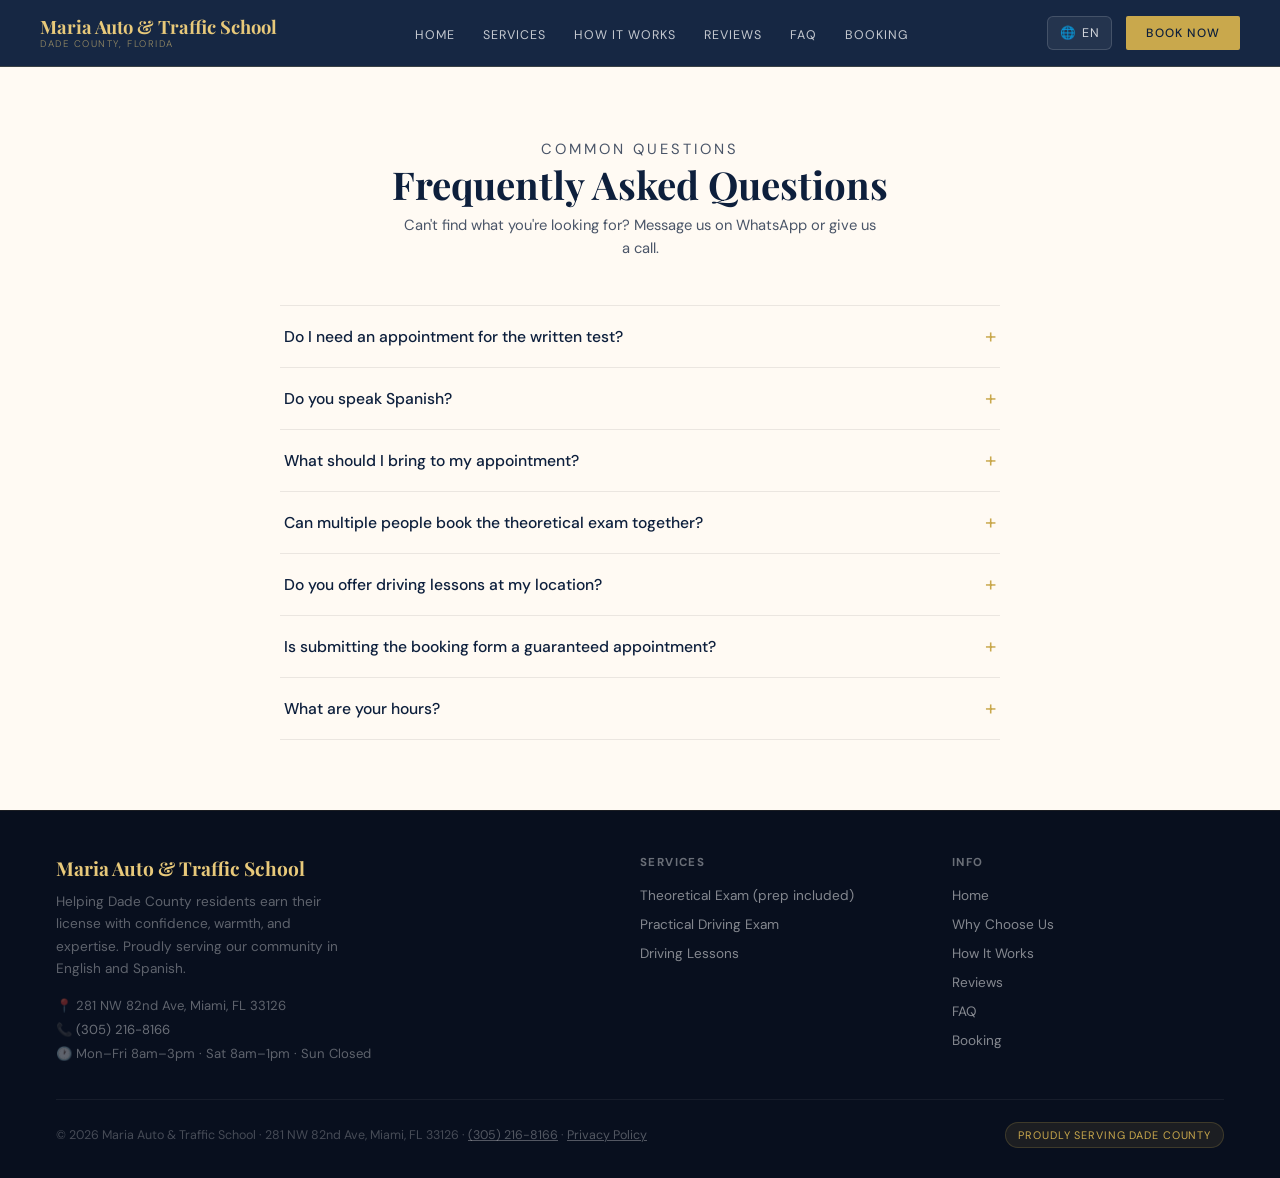
<file: faq.html>
<!DOCTYPE html>
<html lang="en" id="html-root">
<head>
<meta charset="UTF-8">
<meta name="viewport" content="width=device-width, initial-scale=1.0">
<title>FAQ — Maria Auto & Traffic School</title>

<link rel="icon" type="image/svg+xml" href="data:image/svg+xml,%3Csvg xmlns='http://www.w3.org/2000/svg' viewBox='0 0 100 100'%3E%3Crect width='100' height='100' rx='20' fill='%230d1f3c'/%3E%3Ctext x='50' y='68' font-family='Georgia,serif' font-size='58' font-weight='700' fill='%23c9a84c' text-anchor='middle'%3EM%3C/text%3E%3C/svg%3E">

<meta name="description" content="Frequently asked questions about Maria Auto & Traffic School — appointments, bilingual service, what to bring, and more.">
<meta name="robots" content="index, follow">
<link rel="canonical" href="https://mariav2.netlify.app/faq.html">
<meta property="og:type" content="website">
<meta property="og:title" content="FAQ — Maria Auto & Traffic School">
<meta property="og:description" content="Answers to common questions about appointments, bilingual service, and what to bring to your visit.">
<meta property="og:image" content="https://mariav2.netlify.app/images/maria3.jpg">
<meta name="twitter:card" content="summary_large_image">
<meta name="twitter:image" content="https://mariav2.netlify.app/images/maria3.jpg">
<link rel="preconnect" href="https://fonts.googleapis.com">
<link href="https://fonts.googleapis.com/css2?family=Playfair+Display:ital,wght@0,400;0,700;0,900;1,400;1,700&family=DM+Sans:wght@300;400;500&family=Cormorant+Garamond:ital,wght@0,300;1,300;1,600&display=swap" rel="stylesheet">
<link rel="stylesheet" href="style.css">

<script type="application/ld+json">
{
  "@context": "https://schema.org",
  "@type": "FAQPage",
  "mainEntity": [
    {
      "@type": "Question",
      "name": "Do I need an appointment for the written test?",
      "acceptedAnswer": { "@type": "Answer", "text": "No — walk-ins are always welcome for the written knowledge test, no appointment needed. We'll screen a short prep video before you take the computerized exam." }
    },
    {
      "@type": "Question",
      "name": "Do you speak Spanish?",
      "acceptedAnswer": { "@type": "Answer", "text": "Yes! Our entire team is bilingual, and this website works in both English and Spanish." }
    },
    {
      "@type": "Question",
      "name": "What should I bring to my appointment?",
      "acceptedAnswer": { "@type": "Answer", "text": "A valid photo ID for all services, and your learner's permit if you're taking the practical driving exam." }
    },
    {
      "@type": "Question",
      "name": "Can multiple people book the theoretical exam together?",
      "acceptedAnswer": { "@type": "Answer", "text": "Yes — this session can accommodate multiple students at once, so it's great if you're coming in with a friend or family member." }
    },
    {
      "@type": "Question",
      "name": "Do you offer driving lessons at my location?",
      "acceptedAnswer": { "@type": "Answer", "text": "We can come to you for driving lessons — a travel fee may apply depending on distance." }
    },
    {
      "@type": "Question",
      "name": "Is submitting the booking form a guaranteed appointment?",
      "acceptedAnswer": { "@type": "Answer", "text": "Not automatically — it's a request. We'll confirm your appointment by phone, text, or email." }
    },
    {
      "@type": "Question",
      "name": "What are your hours?",
      "acceptedAnswer": { "@type": "Answer", "text": "Monday–Friday 8:00 AM–3:00 PM, Saturday 8:00 AM–1:00 PM, closed Sundays." }
    }
  ]
}
</script>
<script src="https://identity.netlify.com/v1/netlify-identity-widget.js"></script>
</head>
<body>

<!-- NAV -->
<nav>
  <a href="index.html" class="nav-logo">Maria Auto & Traffic School<span>Dade County, Florida</span></a>
  <ul class="nav-links">
    <li><a href="index.html" data-i18n="nav.home">Home</a></li>
    <li><a href="index.html#services" data-i18n="nav.services">Services</a></li>
    <li><a href="index.html#process" data-i18n="nav.process">How It Works</a></li>
    <li><a href="index.html#reviews" data-i18n="nav.reviews">Reviews</a></li>
    <li><a href="faq.html" data-i18n="footer.faq">FAQ</a></li>
    <li><a href="book.html" data-i18n="nav.contact">Booking</a></li>
  </ul>
  <div class="nav-right">
    <div class="lang-switch">
      <button class="lang-btn" id="lang-btn">🌐 <span id="lang-btn-label">EN</span></button>
      <div class="lang-menu" id="lang-menu">
        <button class="lang-option" data-lang="en">English</button>
        <button class="lang-option" data-lang="es">Español</button>
      </div>
    </div>
    <a href="book.html" class="nav-cta" data-i18n="nav.cta">Book Now</a>
    <button class="nav-hamburger" id="hamburger" aria-label="Open menu"><span></span><span></span><span></span></button>
  </div>
</nav>

<div class="mobile-menu" id="mobile-menu">
  <a href="index.html" class="mobile-link" data-i18n="nav.home">Home</a>
  <a href="index.html#services" class="mobile-link" data-i18n="nav.services">Services</a>
  <a href="index.html#process" class="mobile-link" data-i18n="nav.process">How It Works</a>
  <a href="index.html#reviews" class="mobile-link" data-i18n="nav.reviews">Reviews</a>
  <a href="faq.html" class="mobile-link" data-i18n="footer.faq">FAQ</a>
  <a href="book.html" class="mobile-link" data-i18n="nav.contact">Booking</a>
  <div class="mobile-lang">
    <button data-lang="en">English</button>
    <button data-lang="es">Español</button>
  </div>
</div>

<section class="faq" id="faq" style="padding-top:130px">
  <div class="faq-header">
    <p class="section-label" data-i18n="faq.label">Common Questions</p>
    <h2 class="section-title" data-i18n="faq.title">Frequently Asked Questions</h2>
    <p data-i18n="faq.sub">Can't find what you're looking for? Message us on WhatsApp or give us a call.</p>
  </div>
  <div class="faq-list">
    <div class="faq-item">
      <button class="faq-question" type="button" aria-expanded="false">
        <span data-i18n="faq.q1">Do I need an appointment for the written test?</span>
        <span class="faq-icon">+</span>
      </button>
      <div class="faq-answer"><p data-i18n="faq.a1">No — walk-ins are always welcome for the written knowledge test, no appointment needed. We'll screen a short prep video before you take the computerized exam.</p></div>
    </div>
    <div class="faq-item">
      <button class="faq-question" type="button" aria-expanded="false">
        <span data-i18n="faq.q2">Do you speak Spanish?</span>
        <span class="faq-icon">+</span>
      </button>
      <div class="faq-answer"><p data-i18n="faq.a2">Yes! Our entire team is bilingual, and this website works in both English and Spanish — just use the language switcher in the top menu.</p></div>
    </div>
    <div class="faq-item">
      <button class="faq-question" type="button" aria-expanded="false">
        <span data-i18n="faq.q3">What should I bring to my appointment?</span>
        <span class="faq-icon">+</span>
      </button>
      <div class="faq-answer"><p data-i18n="faq.a3">A valid photo ID for all services, and your learner's permit if you're taking the practical driving exam. If you have questions about your specific situation, just reach out before your visit.</p></div>
    </div>
    <div class="faq-item">
      <button class="faq-question" type="button" aria-expanded="false">
        <span data-i18n="faq.q4">Can multiple people book the theoretical exam together?</span>
        <span class="faq-icon">+</span>
      </button>
      <div class="faq-answer"><p data-i18n="faq.a4">Yes — this session can accommodate multiple students at once, so it's great if you're coming in with a friend or family member.</p></div>
    </div>
    <div class="faq-item">
      <button class="faq-question" type="button" aria-expanded="false">
        <span data-i18n="faq.q5">Do you offer driving lessons at my location?</span>
        <span class="faq-icon">+</span>
      </button>
      <div class="faq-answer"><p data-i18n="faq.a5">We can come to you for driving lessons — a travel fee may apply depending on distance. Just let us know your preference when you submit a request.</p></div>
    </div>
    <div class="faq-item">
      <button class="faq-question" type="button" aria-expanded="false">
        <span data-i18n="faq.q6">Is submitting the booking form a guaranteed appointment?</span>
        <span class="faq-icon">+</span>
      </button>
      <div class="faq-answer"><p data-i18n="faq.a6">Not automatically — think of it as a request. We'll confirm your appointment by phone, text, or email, and reach out with alternative times if your preferred slot isn't available.</p></div>
    </div>
    <div class="faq-item">
      <button class="faq-question" type="button" aria-expanded="false">
        <span data-i18n="faq.q7">What are your hours?</span>
        <span class="faq-icon">+</span>
      </button>
      <div class="faq-answer"><p data-i18n-html="faq.a7">Monday–Friday 8:00 AM–3:00 PM, Saturday 8:00 AM–1:00 PM, and we're closed Sundays.</p></div>
    </div>
  </div>
</section>

<footer>
  <div class="footer-inner">
    <div class="footer-brand">
      <h3>Maria Auto & Traffic School</h3>
      <p data-i18n="footer.tagline">Helping Dade County residents earn their license with confidence, warmth, and expertise. Proudly serving our community in English and Spanish.</p>
      <div class="footer-contact-mini">
        📍 281 NW 82nd Ave, Miami, FL 33126<br>
        📞 <a href="tel:+13052168166">(305) 216-8166</a><br>
        🕐 <span data-i18n-html="contact.hoursValue">Mon–Fri 8am–3pm · Sat 8am–1pm · Sun Closed</span>
      </div>
    </div>
    <div class="footer-col">
      <h4 data-i18n="footer.servicesHeader">Services</h4>
      <ul>
        <li><a href="index.html#services" data-i18n="services.s5title">Theoretical Exam</a></li>
        <li><a href="index.html#services" data-i18n="services.s2title">Road Exam</a></li>
        <li><a href="index.html#services" data-i18n="services.s3title">Driving Lessons</a></li>
      </ul>
    </div>
    <div class="footer-col">
      <h4 data-i18n="footer.infoHeader">Info</h4>
      <ul>
        <li><a href="index.html" data-i18n="nav.home">Home</a></li>
        <li><a href="index.html#why" data-i18n="footer.why">Why Choose Us</a></li>
        <li><a href="index.html#process" data-i18n="nav.process">How It Works</a></li>
        <li><a href="index.html#reviews" data-i18n="nav.reviews">Reviews</a></li>
        <li><a href="faq.html" data-i18n="footer.faq">FAQ</a></li>
        <li><a href="book.html" data-i18n="nav.contact">Booking</a></li>
      </ul>
    </div>
  </div>
  <div class="footer-bottom">
    <p>© <span id="footer-year">2025</span> Maria Auto & Traffic School · 281 NW 82nd Ave, Miami, FL 33126 · <a href="tel:+13052168166">(305) 216-8166</a> · <a href="#" id="privacy-link" data-i18n="footer.privacy">Privacy Policy</a></p>
    <div class="footer-dade" data-i18n="footer.badge">Proudly Serving Dade County</div>
  </div>
</footer>

<button class="back-to-top" id="back-to-top" aria-label="Back to top">↑</button>

<!-- BOOKING CONFIRMATION MODAL -->
<div class="booking-modal-overlay" id="booking-modal" role="dialog" aria-modal="true" aria-label="Booking request notice">
  <div class="booking-modal-box">
    <div class="booking-modal-icon">📋</div>
    <h3 data-i18n="form.modalTitle">This is a request, not a confirmed booking</h3>
    <p data-i18n="form.modalBody">Submitting this form does not guarantee your selected date and time. If your preferred slot isn't available, Maria or a team member will reach out by phone, text, or email to find a time that works.</p>
    <div class="booking-modal-actions">
      <button type="button" class="booking-modal-cancel" id="booking-modal-cancel" data-i18n="form.modalCancel">Go Back</button>
      <button type="button" class="booking-modal-confirm" id="booking-modal-confirm" data-i18n="form.modalConfirm">I Understand, Submit</button>
    </div>
  </div>
</div>

<!-- PRIVACY MODAL -->
<div class="modal-overlay" id="privacy-modal" role="dialog" aria-modal="true" aria-label="Privacy Policy">
  <div class="modal-box">
    <div class="modal-header">
      <h2 data-i18n="privacy.title">Privacy Policy</h2>
      <button class="modal-close" id="modal-close" aria-label="Close">✕</button>
    </div>
    <div class="modal-body">
      <p class="updated" data-i18n="privacy.updated">Last updated: January 1, 2025</p>
      <p data-i18n="privacy.intro">Maria Auto & Traffic School ("we," "us," or "our") operates this website. This Privacy Policy explains how we collect, use, and protect the personal information you provide when you use our site or submit an inquiry through our contact form.</p>
      <h3 data-i18n="privacy.h1">1. Information We Collect</h3>
      <p data-i18n="privacy.p1">When you submit a booking inquiry, we may collect your name, phone number, service interest, preferred language, and any notes you provide. We do not collect payment information, Social Security numbers, or government ID numbers.</p>
      <h3 data-i18n="privacy.h2">2. How We Use Your Information</h3>
      <p data-i18n="privacy.p2">We use your information solely to respond to your inquiry, contact you to schedule your session, and provide the services you requested. We never sell or share your information for marketing purposes.</p>
      <h3 data-i18n="privacy.h3">3. How We Store Your Information</h3>
      <p data-i18n-html="privacy.p3">Form submissions are processed securely through Formspree, a third-party form service. Review Formspree's practices at <a href="https://formspree.io/legal/privacy-policy/" target="_blank" rel="noopener">formspree.io/legal/privacy-policy</a>. We delete submissions periodically once resolved.</p>
      <h3 data-i18n="privacy.h4">4. Cookies & Tracking</h3>
      <p data-i18n="privacy.p4">This site uses no cookies, analytics, or advertising technology. No browsing data is tracked.</p>
      <h3 data-i18n="privacy.h5">5. Your Rights</h3>
      <p data-i18n="privacy.p5">You may request to know, correct, or delete the information we hold about you, or opt out of future communications, by contacting us directly.</p>
      <h3 data-i18n="privacy.h6">6. Contact Us</h3>
      <p data-i18n-html="privacy.p6">Maria Auto & Traffic School · 281 NW 82nd Ave, Miami, FL 33126 · Phone: <a href="tel:+13052168166">(305) 216-8166</a></p>
    </div>
  </div>
</div>

<script src="script.js"></script>
</body>
</html>
</file>
<file: style.css>
:root {
    --navy: #0d1f3c;
    --navy-mid: #162d52;
    --gold: #c9a84c;
    --gold-light: #e8c97a;
    --coral: #e8704a;
    --cream: #fdf6ec;
    --warm-white: #fffaf3;
    --text-dark: #0d1f3c;
    --text-mid: #4a5568;
    --text-light: #8a97a8;
  }
  *, *::before, *::after { box-sizing: border-box; margin: 0; padding: 0; }
  html { scroll-behavior: smooth; }
  body { font-family: 'DM Sans', sans-serif; background: var(--warm-white); color: var(--text-dark); overflow-x: hidden; -webkit-tap-highlight-color: transparent; }
  a, button, input, select, textarea, label { -webkit-tap-highlight-color: transparent; }

  /* ── NAV ── */
  nav {
    position: fixed; top: 0; left: 0; right: 0; z-index: 100;
    display: flex; align-items: center; justify-content: space-between; gap: 20px;
    padding: 16px 40px;
    background: rgba(13,31,60,0.96);
    -webkit-backdrop-filter: blur(12px); backdrop-filter: blur(12px);
    border-bottom: 1px solid rgba(201,168,76,0.2);
  }
  .nav-logo { font-family: 'Playfair Display', serif; font-size: 1.15rem; font-weight: 700; color: var(--gold-light); line-height: 1.2; white-space: nowrap; text-decoration: none; display: block; }
  .nav-logo span { display: block; font-size: 0.6rem; font-weight: 300; letter-spacing: 0.16em; text-transform: uppercase; color: rgba(232,201,122,0.6); font-family: 'DM Sans', sans-serif; }
  .nav-links { display: flex; gap: 28px; list-style: none; flex: 1; justify-content: center; }
  .nav-links a { color: rgba(255,255,255,0.75); text-decoration: none; font-size: 0.78rem; letter-spacing: 0.08em; text-transform: uppercase; transition: color 0.2s; }
  .nav-links a:hover { color: var(--gold-light); }
  .nav-right { display: flex; align-items: center; gap: 14px; }
  .lang-switch { position: relative; }
  .lang-btn {
    display: flex; align-items: center; gap: 6px;
    background: rgba(255,255,255,0.06); border: 1px solid rgba(255,255,255,0.15);
    color: rgba(255,255,255,0.8); padding: 8px 12px; border-radius: 6px;
    font-size: 0.78rem; letter-spacing: 0.05em; cursor: pointer;
    font-family: 'DM Sans', sans-serif;
  }
  .lang-btn:hover { border-color: var(--gold); }
  .lang-menu {
    display: none; position: absolute; top: calc(100% + 8px); right: 0;
    background: var(--navy-mid); border: 1px solid rgba(201,168,76,0.25);
    border-radius: 8px; overflow: hidden; min-width: 140px;
    box-shadow: 0 12px 32px rgba(0,0,0,0.4);
  }
  .lang-menu.open { display: block; }
  .lang-option {
    display: block; width: 100%; text-align: left; padding: 10px 16px;
    background: none; border: none; color: rgba(255,255,255,0.75);
    font-size: 0.82rem; cursor: pointer; font-family: 'DM Sans', sans-serif;
  }
  .lang-option:hover { background: rgba(201,168,76,0.12); color: var(--gold-light); }
  .lang-option.active { color: var(--gold-light); background: rgba(201,168,76,0.08); }
  .nav-cta {
    background: var(--gold); color: var(--navy);
    padding: 9px 20px; border-radius: 2px;
    font-size: 0.75rem; font-weight: 500; letter-spacing: 0.1em; text-transform: uppercase;
    text-decoration: none; transition: background 0.2s, transform 0.15s; white-space: nowrap;
  }
  .nav-cta:hover { background: var(--gold-light); transform: translateY(-1px); }
  .nav-hamburger { display: none; flex-direction: column; gap: 5px; background: none; border: none; cursor: pointer; padding: 4px; }
  .nav-hamburger span { display: block; width: 22px; height: 2px; background: rgba(255,255,255,0.8); border-radius: 2px; transition: all 0.3s; }
  .nav-hamburger.open span:nth-child(1) { transform: translateY(7px) rotate(45deg); }
  .nav-hamburger.open span:nth-child(2) { opacity: 0; }
  .nav-hamburger.open span:nth-child(3) { transform: translateY(-7px) rotate(-45deg); }

  .mobile-menu {
    display: none; position: fixed; top: 60px; left: 0; right: 0; z-index: 99;
    background: rgba(13,31,60,0.98); -webkit-backdrop-filter: blur(16px); backdrop-filter: blur(16px);
    border-bottom: 1px solid rgba(201,168,76,0.15);
    padding: 20px 24px 26px; flex-direction: column;
  }
  .mobile-menu.open { display: flex; }
  .mobile-menu a { color: rgba(255,255,255,0.75); text-decoration: none; font-size: 1rem; padding: 14px 0; border-bottom: 1px solid rgba(255,255,255,0.07); }
  .mobile-menu a:last-of-type { border-bottom: none; }
  .mobile-lang { display: flex; gap: 10px; margin-top: 16px; }
  .mobile-lang button {
    flex: 1; padding: 10px; background: rgba(255,255,255,0.06); border: 1px solid rgba(255,255,255,0.15);
    color: rgba(255,255,255,0.75); border-radius: 6px; font-size: 0.82rem; cursor: pointer;
  }
  .mobile-lang button.active { color: var(--gold-light); border-color: var(--gold); }

  /* ── SHARED ── */
  .section-label { font-size: 0.7rem; letter-spacing: 0.2em; text-transform: uppercase; color: var(--gold); margin-bottom: 10px; }
  .section-title { font-family: 'Playfair Display', serif; font-size: clamp(1.7rem, 3vw, 2.5rem); font-weight: 700; line-height: 1.15; color: var(--text-dark); }

  /* ── HERO ── */
  .hero {
    background: var(--navy); display: grid; grid-template-columns: 1.1fr 0.9fr;
    position: relative; overflow: hidden; padding-top: 60px;
  }
  .hero-bg-texture { position: absolute; inset: 0; background-image: radial-gradient(ellipse 80% 60% at 70% 50%, rgba(201,168,76,0.08) 0%, transparent 60%), radial-gradient(ellipse 40% 40% at 20% 80%, rgba(232,112,74,0.06) 0%, transparent 50%); pointer-events: none; }
  .hero-left { display: flex; flex-direction: column; justify-content: center; padding: 56px 40px 56px 56px; position: relative; z-index: 2; }
  .hero-badge { display: inline-flex; align-items: center; gap: 8px; background: rgba(201,168,76,0.12); border: 1px solid rgba(201,168,76,0.3); padding: 6px 14px; border-radius: 100px; margin-bottom: 22px; width: fit-content; }
  .hero-badge-dot { width: 6px; height: 6px; border-radius: 50%; background: var(--gold); animation: pulse 2s infinite; }
  @keyframes pulse { 0%,100%{opacity:1;transform:scale(1)} 50%{opacity:0.5;transform:scale(1.3)} }
  .hero-badge span { font-size: 0.68rem; letter-spacing: 0.12em; text-transform: uppercase; color: var(--gold-light); }
  .hero-headline { font-family: 'Playfair Display', serif; font-size: clamp(2.3rem, 4vw, 3.8rem); font-weight: 900; line-height: 1.02; color: #fff; margin-bottom: 6px; }
  .hero-headline em { font-style: italic; color: var(--gold-light); display: block; }
  .hero-sub { font-family: 'Cormorant Garamond', serif; font-size: 1.15rem; font-weight: 300; font-style: italic; color: rgba(255,255,255,0.5); margin: 10px 0 22px; }
  .hero-body { color: rgba(255,255,255,0.65); font-size: 0.95rem; line-height: 1.7; max-width: 420px; margin-bottom: 30px; }
  .hero-actions { display: flex; gap: 14px; flex-wrap: wrap; }
  .btn-primary { background: var(--gold); color: var(--navy); padding: 14px 30px; border-radius: 2px; font-size: 0.8rem; font-weight: 500; letter-spacing: 0.1em; text-transform: uppercase; text-decoration: none; transition: all 0.2s; box-shadow: 0 4px 20px rgba(201,168,76,0.35); }
  .btn-primary:hover { background: var(--gold-light); transform: translateY(-2px); }
  .btn-secondary { border: 1px solid rgba(255,255,255,0.25); color: rgba(255,255,255,0.8); padding: 14px 30px; border-radius: 2px; font-size: 0.8rem; letter-spacing: 0.1em; text-transform: uppercase; text-decoration: none; transition: all 0.2s; }
  .btn-secondary:hover { border-color: var(--gold); color: var(--gold-light); }
  .hero-right { display: flex; align-items: center; justify-content: center; position: relative; z-index: 2; padding: 40px 56px 40px 20px; }
  .hero-photo-wrap { width: 100%; max-width: 380px; display: flex; flex-direction: column; gap: 14px; }
  .hero-photo { position: relative; border-radius: 14px; overflow: hidden; box-shadow: 0 20px 50px rgba(0,0,0,0.5); border: 1px solid rgba(201,168,76,0.2); aspect-ratio: 5/4; }
  .hero-photo img { width: 100%; height: 100%; object-fit: cover; display: block; filter: brightness(0.9) saturate(0.92); }
  .hero-photo-badge { position: absolute; bottom: 12px; left: 12px; background: rgba(13,31,60,0.85); -webkit-backdrop-filter: blur(8px); backdrop-filter: blur(8px); border: 1px solid rgba(201,168,76,0.3); padding: 6px 12px; border-radius: 8px; font-size: 0.7rem; color: var(--gold-light); letter-spacing: 0.05em; }
  .hero-stats-row { display: grid; grid-template-columns: 1fr 1fr; gap: 12px; }
  .hero-stat-card { background: rgba(255,255,255,0.05); border: 1px solid rgba(201,168,76,0.2); border-radius: 10px; padding: 16px 18px; text-align: center; }
  .stat-number { font-family: 'Playfair Display', serif; font-size: 1.8rem; font-weight: 900; color: var(--gold-light); line-height: 1; }
  .stat-label { font-size: 0.68rem; letter-spacing: 0.08em; text-transform: uppercase; color: rgba(255,255,255,0.45); margin-top: 4px; }

  /* ── SERVICES ── */
  .services { padding: 70px 56px; background: var(--cream); }
  .services-header { display: grid; grid-template-columns: 1fr 1fr; gap: 30px; margin-bottom: 44px; align-items: end; }
  .services-desc { color: var(--text-mid); font-size: 0.95rem; line-height: 1.7; }
  .services-grid { display: grid; grid-template-columns: repeat(3, 1fr); gap: 18px; }
  .service-card { background: #fff; border-radius: 12px; padding: 30px 26px; border: 1px solid rgba(0,0,0,0.06); transition: all 0.3s; position: relative; overflow: hidden; }
  .service-card::before { content: ''; position: absolute; bottom: 0; left: 0; right: 0; height: 3px; background: linear-gradient(90deg, var(--gold), var(--coral)); transform: scaleX(0); transform-origin: left; transition: transform 0.3s; }
  .service-card:hover { transform: translateY(-4px); box-shadow: 0 16px 40px rgba(13,31,60,0.1); }
  .service-card:hover::before { transform: scaleX(1); }
  .service-icon { width: 44px; height: 44px; border-radius: 9px; background: linear-gradient(135deg, rgba(201,168,76,0.12), rgba(232,112,74,0.08)); display: flex; align-items: center; justify-content: center; font-size: 1.3rem; margin-bottom: 16px; }
  .service-name { font-family: 'Playfair Display', serif; font-size: 1.08rem; font-weight: 700; margin-bottom: 8px; color: var(--navy); }
  .service-desc { font-size: 0.86rem; line-height: 1.65; color: var(--text-mid); }

  /* ── WHY US ── */
  .why { padding: 70px 56px; background: var(--navy); display: grid; grid-template-columns: 1.1fr 0.9fr; gap: 50px; align-items: center; position: relative; overflow: hidden; }
  .why::before { content: ''; position: absolute; right: -100px; top: -100px; width: 400px; height: 400px; border-radius: 50%; background: radial-gradient(circle, rgba(201,168,76,0.08) 0%, transparent 70%); pointer-events: none; }
  .why .section-title { color: #fff; }
  .why-body { color: rgba(255,255,255,0.6); font-size: 0.95rem; line-height: 1.7; margin: 18px 0 26px; }
  .why-features { display: flex; flex-direction: column; }
  .why-feature { display: flex; gap: 16px; align-items: flex-start; padding: 16px 0; border-bottom: 1px solid rgba(255,255,255,0.07); }
  .why-feature:last-child { border-bottom: none; }
  .why-feature-icon { width: 36px; height: 36px; border-radius: 8px; background: rgba(201,168,76,0.12); border: 1px solid rgba(201,168,76,0.2); display: flex; align-items: center; justify-content: center; font-size: 1rem; flex-shrink: 0; }
  .why-feature-text h4 { color: #fff; font-size: 0.9rem; font-weight: 500; margin-bottom: 3px; }
  .why-feature-text p { color: rgba(255,255,255,0.45); font-size: 0.83rem; line-height: 1.55; }
  .why-right { display: flex; flex-direction: column; gap: 14px; }
  .why-photo-grid { display: grid; grid-template-columns: 1.3fr 1fr; gap: 12px; }
  .why-photo-main { border-radius: 12px; overflow: hidden; box-shadow: 0 16px 40px rgba(0,0,0,0.4); border: 1px solid rgba(201,168,76,0.15); aspect-ratio: 3/4; }
  .why-photo-side { display: flex; flex-direction: column; gap: 12px; }
  .why-photo-small { border-radius: 12px; overflow: hidden; box-shadow: 0 12px 32px rgba(0,0,0,0.35); border: 1px solid rgba(201,168,76,0.15); aspect-ratio: 4/3; flex: 1; }
  .why-photo-main img, .why-photo-small img { width: 100%; height: 100%; object-fit: cover; display: block; filter: brightness(0.92) saturate(0.88); }
  .why-mini-stats { display: grid; grid-template-columns: repeat(3, 1fr); gap: 10px; }
  .why-mini { background: rgba(255,255,255,0.04); border: 1px solid rgba(255,255,255,0.09); border-radius: 10px; padding: 14px 10px; text-align: center; }
  .why-mini-num { font-family: 'Playfair Display', serif; font-size: 1.3rem; font-weight: 700; color: var(--gold-light); }
  .why-mini-label { color: rgba(255,255,255,0.4); font-size: 0.66rem; letter-spacing: 0.05em; text-transform: uppercase; margin-top: 3px; }

  /* ── REVIEWS ── */
  .reviews { padding: 70px 0; background: var(--warm-white); overflow: hidden; }
  .reviews-header { text-align: center; margin-bottom: 40px; padding: 0 56px; }
  .reviews-header .section-title { margin-bottom: 10px; }
  .reviews-sub { color: var(--text-mid); font-size: 0.92rem; max-width: 480px; margin: 0 auto; line-height: 1.6; }
  .reviews-rating-badge { display: inline-flex; align-items: center; gap: 8px; background: #fff; border: 1px solid rgba(0,0,0,0.08); padding: 10px 20px; border-radius: 100px; margin-top: 18px; box-shadow: 0 2px 12px rgba(0,0,0,0.05); }
  .reviews-rating-badge .stars { color: var(--gold); font-size: 0.95rem; letter-spacing: 1px; }
  .reviews-rating-badge .num { font-family: 'Playfair Display', serif; font-weight: 700; color: var(--navy); font-size: 1rem; }
  .reviews-rating-badge .count { color: var(--text-light); font-size: 0.82rem; }
  .reviews-track-wrap { overflow: hidden; }
  .reviews-track { display: flex; gap: 18px; animation: scroll-left 42s linear infinite; width: max-content; padding: 6px 56px; }
  .reviews-track:hover { animation-play-state: paused; }
  @keyframes scroll-left { 0% { transform: translateX(0); } 100% { transform: translateX(-50%); } }
  .review-card { background: #fff; border-radius: 12px; padding: 24px 22px; width: 270px; flex-shrink: 0; border: 1px solid rgba(0,0,0,0.06); box-shadow: 0 2px 14px rgba(13,31,60,0.05); }
  .review-stars { color: var(--gold); font-size: 0.85rem; margin-bottom: 10px; letter-spacing: 1px; }
  .review-text { font-size: 0.85rem; line-height: 1.65; color: var(--text-mid); margin-bottom: 14px; font-style: italic; }
  .review-author { font-size: 0.8rem; font-weight: 500; color: var(--navy); }
  .review-time { font-size: 0.72rem; color: var(--text-light); margin-top: 2px; }
  .google-badge { display: flex; align-items: center; gap: 8px; background: #fff; border: 1px solid rgba(0,0,0,0.1); padding: 12px 24px; border-radius: 8px; font-size: 0.82rem; color: var(--text-mid); box-shadow: 0 2px 12px rgba(0,0,0,0.05); width: fit-content; margin: 32px auto 0; }
  .g-logo { font-weight: 700; font-size: 0.95rem; background: linear-gradient(135deg, #4285F4, #EA4335, #FBBC05, #34A853); -webkit-background-clip: text; -webkit-text-fill-color: transparent; }

  /* ── PROCESS ── */
  .process { padding: 70px 56px; background: var(--cream); }
  .process-header { text-align: center; margin-bottom: 50px; }
  .process-header p { color: var(--text-mid); font-size: 0.92rem; max-width: 440px; margin: 8px auto 0; line-height: 1.6; }
  .process-steps { display: grid; grid-template-columns: repeat(4, 1fr); position: relative; }
  .process-steps::before { content: ''; position: absolute; top: 32px; left: 12.5%; right: 12.5%; height: 1px; background: linear-gradient(90deg, var(--gold), var(--coral), var(--gold)); opacity: 0.3; }
  .process-step { text-align: center; padding: 0 16px; }
  .step-num { width: 64px; height: 64px; border-radius: 50%; background: #fff; border: 2px solid rgba(201,168,76,0.3); display: flex; align-items: center; justify-content: center; margin: 0 auto 20px; font-family: 'Playfair Display', serif; font-size: 1.25rem; font-weight: 700; color: var(--gold); position: relative; z-index: 1; box-shadow: 0 4px 16px rgba(201,168,76,0.15); }
  .step-title { font-size: 0.92rem; font-weight: 500; color: var(--navy); margin-bottom: 8px; }
  .step-desc { font-size: 0.82rem; color: var(--text-mid); line-height: 1.6; }

  /* ── CONTACT ── */
  .contact { padding: 70px 56px; background: var(--navy); display: grid; grid-template-columns: 1fr 1fr; gap: 50px; align-items: start; position: relative; overflow: hidden; }
  .contact::after { content: ''; position: absolute; left: -100px; bottom: -100px; width: 350px; height: 350px; border-radius: 50%; background: radial-gradient(circle, rgba(232,112,74,0.08) 0%, transparent 70%); pointer-events: none; }
  .contact .section-title { color: #fff; margin-bottom: 12px; }
  .contact-body { color: rgba(255,255,255,0.5); font-size: 0.92rem; line-height: 1.7; margin-bottom: 26px; }
  .contact-storefront { border-radius: 12px; overflow: hidden; margin-bottom: 26px; box-shadow: 0 12px 32px rgba(0,0,0,0.3); border: 1px solid rgba(201,168,76,0.15); aspect-ratio: 16/9; max-height: 220px; }
  .contact-storefront img { width: 100%; height: 100%; object-fit: cover; display: block; filter: brightness(0.85) saturate(0.85); }
  .contact-info { display: flex; flex-direction: column; gap: 16px; }
  .contact-item { display: flex; gap: 14px; align-items: center; }
  .contact-icon { width: 38px; height: 38px; border-radius: 8px; background: rgba(201,168,76,0.1); border: 1px solid rgba(201,168,76,0.2); display: flex; align-items: center; justify-content: center; font-size: 1rem; flex-shrink: 0; }
  .contact-item-text { color: rgba(255,255,255,0.75); font-size: 0.88rem; line-height: 1.5; }
  .contact-item-text a { color: inherit; text-decoration: none; border-bottom: 1px solid rgba(255,255,255,0.2); }
  .contact-item-label { font-size: 0.68rem; letter-spacing: 0.1em; text-transform: uppercase; color: rgba(255,255,255,0.3); margin-bottom: 2px; }
  .contact-form { background: rgba(255,255,255,0.04); border: 1px solid rgba(201,168,76,0.15); border-radius: 14px; padding: 34px; }
  .contact-form h3 { font-family: 'Playfair Display', serif; font-size: 1.25rem; color: #fff; margin-bottom: 22px; }
  .form-group { margin-bottom: 16px; }
  .form-group label { display: block; font-size: 0.72rem; letter-spacing: 0.08em; text-transform: uppercase; color: rgba(255,255,255,0.4); margin-bottom: 6px; }
  .form-group input, .form-group select, .form-group textarea { width: 100%; background: rgba(255,255,255,0.06); border: 1px solid rgba(255,255,255,0.1); border-radius: 6px; padding: 12px 14px; color: #fff; font-family: 'DM Sans', sans-serif; font-size: 0.9rem; outline: none; transition: border-color 0.2s; -webkit-appearance: none; appearance: none; }
  @media (max-width: 900px) {
    .form-group input, .form-group select, .form-group textarea { font-size: 16px; }
  }
  .form-group select option { background: var(--navy-mid); color: #fff; }
  .form-group input:focus, .form-group select:focus, .form-group textarea:focus { border-color: rgba(201,168,76,0.4); }
  .form-group input::placeholder, .form-group textarea::placeholder { color: rgba(255,255,255,0.25); }
  .form-group textarea { height: 90px; resize: none; }
  .checkbox-group { display: flex; flex-direction: column; gap: 8px; }
  .form-hint { font-size: 0.78rem; color: var(--gold); opacity: 0.9; margin-top: 6px; line-height: 1.5; display: none; }
  .form-hint.visible { display: block; }
  .availability-badge {
    display: flex; align-items: center; gap: 10px;
    background: rgba(76,175,122,0.1); border: 1px solid rgba(76,175,122,0.25);
    padding: 10px 14px; border-radius: 8px; margin-bottom: 18px;
  }
  .availability-dot { width: 8px; height: 8px; border-radius: 50%; background: #4caf7a; flex-shrink: 0; }
  .availability-badge span { font-size: 0.82rem; color: rgba(255,255,255,0.75); line-height: 1.4; }
  .whatsapp-fallback {
    display: flex; align-items: center; justify-content: center; gap: 8px;
    margin-top: 12px; padding: 12px; border-radius: 6px;
    background: rgba(76,175,122,0.08); border: 1px solid rgba(76,175,122,0.2);
    color: #6fcf97; text-decoration: none; font-size: 0.82rem; font-weight: 500;
    transition: background 0.2s;
  }
  .whatsapp-fallback:hover { background: rgba(76,175,122,0.15); }
  .service-datetime-block {
    background: rgba(201,168,76,0.05); border: 1px solid rgba(201,168,76,0.15);
    border-radius: 8px; padding: 14px 14px 4px; margin-bottom: 14px;
  }
  .service-datetime-label {
    font-size: 0.78rem; font-weight: 500; color: var(--gold-light);
    margin-bottom: 10px; display: flex; align-items: center; gap: 6px;
  }
  .service-datetime-label .dot { width: 5px; height: 5px; border-radius: 50%; background: var(--gold); flex-shrink: 0; }
  .range-toggle-row { display: flex; align-items: center; gap: 8px; margin: -4px 0 12px; }
  .range-toggle-row input[type="checkbox"] { width: 15px; height: 15px; cursor: pointer; accent-color: var(--gold); }
  .range-toggle-row label { font-size: 0.78rem; color: rgba(255,255,255,0.55); cursor: pointer; margin: 0; text-transform: none; letter-spacing: 0; }
  .end-date-group { display: none; }
  .end-date-group.visible { display: block; }
  .contact-pref-row { display: flex; gap: 10px; }
  .contact-pref-item { flex: 1; position: relative; }
  .contact-pref-item input[type="checkbox"] { position: absolute; opacity: 0; width: 0; height: 0; }
  .contact-pref-item label {
    display: flex; align-items: center; justify-content: center; gap: 8px;
    cursor: pointer; font-size: 0.85rem; color: rgba(255,255,255,0.7);
    padding: 10px 12px; border-radius: 6px;
    border: 1px solid rgba(255,255,255,0.1);
    background: rgba(255,255,255,0.04);
    transition: all 0.2s; user-select: none; text-align: center;
  }
  .contact-pref-item label:hover { border-color: rgba(201,168,76,0.4); }
  .contact-pref-item input:checked + label { border-color: var(--gold); background: rgba(201,168,76,0.12); color: #fff; }
  .field-error-msg { font-size: 0.78rem; color: #e8704a; margin-top: 6px; display: none; }
  .field-error-msg.visible { display: block; }
  .booking-modal-overlay {
    display: none; position: fixed; inset: 0; z-index: 250;
    background: rgba(8,15,30,0.85); -webkit-backdrop-filter: blur(6px); backdrop-filter: blur(6px);
    align-items: center; justify-content: center; padding: 20px;
  }
  .booking-modal-overlay.open { display: flex; }
  .booking-modal-box {
    background: var(--warm-white); border-radius: 16px; max-width: 460px; width: 100%;
    padding: 30px 28px; box-shadow: 0 32px 80px rgba(0,0,0,0.5);
    animation: modal-in 0.25s ease; text-align: center;
  }
  .booking-modal-icon {
    width: 52px; height: 52px; border-radius: 50%; margin: 0 auto 16px;
    background: rgba(201,168,76,0.15); border: 2px solid rgba(201,168,76,0.4);
    display: flex; align-items: center; justify-content: center; font-size: 1.5rem;
  }
  .booking-modal-box h3 { font-family: 'Playfair Display', serif; font-size: 1.2rem; color: var(--navy); margin-bottom: 10px; }
  .booking-modal-box p { font-size: 0.92rem; color: var(--text-mid); line-height: 1.7; margin-bottom: 22px; }
  .booking-modal-actions { display: flex; gap: 10px; }
  .booking-modal-actions button {
    flex: 1; padding: 14px 12px; min-height: 46px; border-radius: 6px; font-size: 0.82rem; font-weight: 500;
    letter-spacing: 0.06em; text-transform: uppercase; cursor: pointer; border: none;
    font-family: 'DM Sans', sans-serif; transition: all 0.2s;
  }
  .booking-modal-cancel { background: rgba(0,0,0,0.06); color: var(--text-mid); }
  .booking-modal-cancel:hover { background: rgba(0,0,0,0.1); }
  .booking-modal-confirm { background: var(--gold); color: var(--navy); }
  .booking-modal-confirm:hover { background: var(--gold-light); }
  .day-pill-row { display: flex; gap: 6px; flex-wrap: wrap; margin-bottom: 4px; }
  .day-pill-item { position: relative; }
  .day-pill-item input[type="checkbox"] { position: absolute; opacity: 0; width: 0; height: 0; }
  .day-pill-item label {
    display: flex; align-items: center; justify-content: center;
    width: 44px; height: 44px; border-radius: 6px; cursor: pointer;
    font-size: 0.78rem; font-weight: 500; color: rgba(255,255,255,0.6);
    border: 1px solid rgba(255,255,255,0.1); background: rgba(255,255,255,0.04);
    transition: all 0.2s; user-select: none;
  }
  .day-pill-item label:hover { border-color: rgba(201,168,76,0.4); }
  .day-pill-item input:checked + label { border-color: var(--gold); background: rgba(201,168,76,0.15); color: #fff; }
  .lessons-note { font-size: 0.78rem; color: rgba(255,255,255,0.45); line-height: 1.5; margin: 4px 0 12px; }
  .location-toggle-row { display: flex; gap: 10px; margin-bottom: 4px; }
  .location-toggle-item { flex: 1; position: relative; }
  .location-toggle-item input[type="radio"] { position: absolute; opacity: 0; width: 0; height: 0; }
  .location-toggle-item label {
    display: flex; align-items: center; justify-content: center; gap: 8px;
    cursor: pointer; font-size: 0.85rem; color: rgba(255,255,255,0.65);
    padding: 12px; border-radius: 6px; text-align: center;
    border: 1px solid rgba(255,255,255,0.1); background: rgba(255,255,255,0.04);
    transition: all 0.2s; user-select: none;
  }
  .location-toggle-item label:hover { border-color: rgba(201,168,76,0.4); }
  .location-toggle-item input:checked + label { border-color: var(--gold); background: rgba(201,168,76,0.12); color: #fff; }
  .location-address-group { display: none; }
  .location-address-group.visible { display: block; }
  .lessons-count-custom-group { display: none; }
  .lessons-count-custom-group.visible { display: block; }
  .checkbox-item { position: relative; }
  .checkbox-item input[type="checkbox"] { position: absolute; opacity: 0; width: 0; height: 0; }
  .checkbox-item label {
    display: flex; align-items: center; gap: 12px;
    cursor: pointer; font-size: 0.9rem; color: rgba(255,255,255,0.75);
    padding: 10px 14px; border-radius: 8px;
    border: 1px solid rgba(255,255,255,0.1);
    background: rgba(255,255,255,0.04);
    transition: all 0.2s; user-select: none;
  }
  .checkbox-item label:hover { border-color: rgba(201,168,76,0.4); background: rgba(201,168,76,0.06); color: rgba(255,255,255,0.95); }
  .checkbox-item input[type="checkbox"]:checked + label {
    border-color: var(--gold); background: rgba(201,168,76,0.12); color: #fff;
  }
  .checkbox-box {
    width: 20px; height: 20px; border-radius: 5px; flex-shrink: 0;
    border: 2px solid rgba(255,255,255,0.25);
    background: rgba(255,255,255,0.05);
    display: flex; align-items: center; justify-content: center;
    transition: all 0.2s; font-size: 0.75rem;
  }
  .checkbox-item label:hover .checkbox-box { border-color: var(--gold); }
  .checkbox-item input[type="checkbox"]:checked + label .checkbox-box {
    background: var(--gold); border-color: var(--gold); color: var(--navy);
  }
  .checkbox-item input[type="checkbox"]:checked + label .checkbox-box::after { content: '✓'; font-weight: 700; }
  .form-row { display: grid; grid-template-columns: 1fr 1fr; gap: 14px; }
  .btn-submit { width: 100%; padding: 14px; background: var(--gold); color: var(--navy); border: none; border-radius: 6px; font-family: 'DM Sans', sans-serif; font-size: 0.82rem; font-weight: 500; letter-spacing: 0.1em; text-transform: uppercase; cursor: pointer; transition: all 0.2s; box-shadow: 0 4px 18px rgba(201,168,76,0.3); margin-top: 4px; }
  .btn-submit:hover { background: var(--gold-light); transform: translateY(-1px); }
  .btn-submit:disabled { opacity: 0.7; cursor: default; transform: none; }
  .form-success { display: none; text-align: center; padding: 30px 16px; }
  .form-success-icon { width: 56px; height: 56px; border-radius: 50%; background: rgba(76,175,122,0.15); border: 2px solid rgba(76,175,122,0.4); display: flex; align-items: center; justify-content: center; font-size: 1.6rem; margin: 0 auto 16px; }
  .form-success h4 { font-family: 'Playfair Display', serif; font-size: 1.2rem; color: #fff; margin-bottom: 8px; }
  .form-success p { color: rgba(255,255,255,0.5); font-size: 0.88rem; line-height: 1.6; }

  /* ── FOOTER ── */
  footer { background: #080f1e; padding: 44px 56px 30px; border-top: 1px solid rgba(201,168,76,0.1); }
  .footer-inner { display: grid; grid-template-columns: 2fr 1fr 1fr; gap: 40px; margin-bottom: 34px; }
  .footer-brand h3 { font-family: 'Playfair Display', serif; font-size: 1.2rem; color: var(--gold-light); margin-bottom: 10px; }
  .footer-brand p { color: rgba(255,255,255,0.35); font-size: 0.85rem; line-height: 1.65; max-width: 300px; }
  .footer-contact-mini { margin-top: 14px; font-size: 0.82rem; color: rgba(255,255,255,0.35); line-height: 1.8; }
  .footer-contact-mini a { color: rgba(255,255,255,0.4); text-decoration: none; }
  .footer-col h4 { font-size: 0.72rem; letter-spacing: 0.12em; text-transform: uppercase; color: rgba(255,255,255,0.4); margin-bottom: 14px; }
  .footer-col ul { list-style: none; display: flex; flex-direction: column; gap: 8px; }
  .footer-col ul a { color: rgba(255,255,255,0.5); text-decoration: none; font-size: 0.85rem; transition: color 0.2s; }
  .footer-col ul a:hover { color: var(--gold-light); }
  .footer-bottom { border-top: 1px solid rgba(255,255,255,0.06); padding-top: 22px; display: flex; justify-content: space-between; align-items: center; flex-wrap: wrap; gap: 12px; }
  .footer-bottom p { color: rgba(255,255,255,0.25); font-size: 0.78rem; }
  .footer-bottom a { color: rgba(255,255,255,0.3); }
  .footer-dade { background: rgba(201,168,76,0.1); border: 1px solid rgba(201,168,76,0.2); padding: 5px 12px; border-radius: 100px; font-size: 0.68rem; color: var(--gold); letter-spacing: 0.08em; text-transform: uppercase; }

  /* ── ANIMATIONS ── */
  .fade-up { opacity: 0; transform: translateY(24px); transition: opacity 0.6s ease, transform 0.6s ease; }
  .fade-up.visible { opacity: 1; transform: translateY(0); }

  /* ── BACK TO TOP ── */
  .back-to-top {
    position: fixed; bottom: 28px; right: 28px; z-index: 90;
    width: 46px; height: 46px; border-radius: 50%;
    background: var(--navy); border: 1px solid rgba(201,168,76,0.3);
    color: var(--gold-light); font-size: 1.2rem;
    display: flex; align-items: center; justify-content: center;
    cursor: pointer; box-shadow: 0 8px 24px rgba(0,0,0,0.25);
    opacity: 0; visibility: hidden; transform: translateY(10px);
    transition: opacity 0.25s, transform 0.25s, visibility 0.25s, background 0.2s;
  }
  .back-to-top.visible { opacity: 1; visibility: visible; transform: translateY(0); }
  .back-to-top:hover { background: var(--navy-mid); }
  @media (max-width: 900px) {
    .back-to-top { bottom: 20px; right: 20px; width: 42px; height: 42px; }
  }

  /* ── CLOSING CTA ── */
  .closing-cta {
    padding: 70px 56px; background: var(--navy); text-align: center;
    position: relative; overflow: hidden;
  }
  .closing-cta::before {
    content: ''; position: absolute; left: 50%; top: 50%;
    transform: translate(-50%, -50%); width: 600px; height: 600px; border-radius: 50%;
    background: radial-gradient(circle, rgba(201,168,76,0.08) 0%, transparent 70%);
    pointer-events: none;
  }
  .closing-cta-inner { position: relative; z-index: 1; max-width: 560px; margin: 0 auto; }
  .closing-cta h2 { font-family: 'Playfair Display', serif; color: #fff; font-size: clamp(1.6rem, 3vw, 2.2rem); margin-bottom: 14px; }
  .closing-cta p { color: rgba(255,255,255,0.6); font-size: 0.95rem; line-height: 1.7; margin-bottom: 28px; }
  @media (max-width: 900px) {
    .closing-cta { padding: 50px 20px; }
  }

  /* ── FAQ ── */
  .faq { padding: 70px 56px; background: var(--warm-white); }
  .faq-header { text-align: center; margin-bottom: 44px; }
  .faq-header p { color: var(--text-mid); font-size: 0.92rem; max-width: 480px; margin: 8px auto 0; line-height: 1.6; }
  .faq-list { max-width: 720px; margin: 0 auto; }
  .faq-item { border-bottom: 1px solid rgba(0,0,0,0.08); }
  .faq-item:first-child { border-top: 1px solid rgba(0,0,0,0.08); }
  .faq-question {
    width: 100%; display: flex; align-items: center; justify-content: space-between;
    gap: 16px; padding: 20px 4px; background: none; border: none; cursor: pointer;
    text-align: left; font-family: 'DM Sans', sans-serif;
  }
  .faq-question span:first-child { font-size: 0.98rem; font-weight: 500; color: var(--navy); }
  .faq-icon { font-size: 1.3rem; color: var(--gold); flex-shrink: 0; transition: transform 0.25s; line-height: 1; }
  .faq-item.open .faq-icon { transform: rotate(45deg); }
  .faq-answer {
    max-height: 0; overflow: hidden; transition: max-height 0.3s ease;
  }
  .faq-answer p { padding: 0 4px 20px; font-size: 0.9rem; color: var(--text-mid); line-height: 1.7; }

  /* ── MODAL ── */
  .modal-overlay { display: none; position: fixed; inset: 0; z-index: 200; background: rgba(8,15,30,0.85); -webkit-backdrop-filter: blur(6px); backdrop-filter: blur(6px); align-items: center; justify-content: center; padding: 20px; }
  .modal-overlay.open { display: flex; }
  .modal-box { background: var(--warm-white); border-radius: 16px; max-width: 700px; width: 100%; max-height: 86vh; display: flex; flex-direction: column; box-shadow: 0 32px 80px rgba(0,0,0,0.5); animation: modal-in 0.25s ease; }
  @keyframes modal-in { from { opacity: 0; transform: translateY(20px) scale(0.98); } to { opacity: 1; transform: translateY(0) scale(1); } }
  .modal-header { display: flex; align-items: center; justify-content: space-between; padding: 24px 32px 18px; border-bottom: 1px solid rgba(0,0,0,0.08); flex-shrink: 0; }
  .modal-header h2 { font-family: 'Playfair Display', serif; font-size: 1.4rem; color: var(--navy); }
  .modal-close { background: rgba(0,0,0,0.06); border: none; cursor: pointer; width: 34px; height: 34px; border-radius: 50%; font-size: 1rem; color: var(--text-mid); display: flex; align-items: center; justify-content: center; transition: background 0.2s; flex-shrink: 0; }
  .modal-close:hover { background: rgba(0,0,0,0.12); }
  .modal-body { overflow-y: auto; padding: 24px 32px 32px; }
  .modal-body .updated { color: var(--text-light); font-size: 0.8rem; margin-bottom: 22px; }
  .modal-body h3 { font-family: 'Playfair Display', serif; font-size: 1rem; color: var(--navy); margin: 22px 0 8px; }
  .modal-body h3:first-of-type { margin-top: 0; }
  .modal-body p { color: var(--text-mid); font-size: 0.9rem; line-height: 1.75; margin-bottom: 10px; }
  .modal-body ul { color: var(--text-mid); font-size: 0.9rem; line-height: 1.75; padding-left: 20px; margin-bottom: 10px; }
  .modal-body a { color: var(--gold); }

  @media (max-width: 900px) {
    nav { padding: 14px 20px; }
    .nav-links { display: none; }
    .nav-cta { display: none; }
    .nav-hamburger { display: flex; }
    .hero { grid-template-columns: 1fr; }
    .hero-left { padding: 40px 20px 30px; }
    .hero-right { padding: 0 20px 40px; }
    .hero-photo-wrap { max-width: 100%; }
    .services, .why, .reviews-header, .process, .contact, .faq, footer { padding-left: 20px; padding-right: 20px; }
    .services, .why, .process, .contact, .faq { padding-top: 50px; padding-bottom: 50px; }
    .services-header, .why, .contact { grid-template-columns: 1fr; }
    .services-grid { grid-template-columns: 1fr; }
    .why-photo-grid { grid-template-columns: 1fr; }
    .why-photo-main { aspect-ratio: 16/9; }
    .process-steps { grid-template-columns: 1fr 1fr; row-gap: 30px; }
    .process-steps::before { display: none; }
    .footer-inner { grid-template-columns: 1fr; gap: 28px; }
    .why-mini-stats { grid-template-columns: repeat(3, 1fr); }
    .form-row { grid-template-columns: 1fr; }
    .reviews-track { padding: 6px 20px; }
    .modal-header, .modal-body { padding-left: 20px; padding-right: 20px; }
  }

  /* ── MULTI-STEP FORM ── */
  .form-step { display: none; }
  .form-step.active { display: block; animation: step-fade 0.25s ease; }
  @keyframes step-fade { from { opacity: 0; transform: translateY(10px); } to { opacity: 1; transform: translateY(0); } }
  .step-indicator { margin-bottom: 24px; }
  .step-indicator-bar { height: 3px; background: rgba(255,255,255,0.08); border-radius: 2px; margin-bottom: 10px; overflow: hidden; }
  .step-indicator-fill { height: 100%; background: linear-gradient(90deg, var(--gold), var(--coral)); border-radius: 2px; transition: width 0.4s ease; }
  .step-indicator-labels { display: flex; justify-content: space-between; }
  .step-label { font-size: 0.72rem; letter-spacing: 0.06em; text-transform: uppercase; color: rgba(255,255,255,0.3); transition: color 0.25s; cursor: default; }
  .step-label.active { color: var(--gold-light); font-weight: 500; }
  .step-label.done { color: rgba(255,255,255,0.55); }
  .step-nav { display: flex; gap: 12px; margin-top: 4px; }
  .step-back-btn {
    padding: 14px 20px; border-radius: 6px; font-size: 0.82rem;
    font-weight: 400; letter-spacing: 0.06em; cursor: pointer;
    background: rgba(255,255,255,0.06); border: 1px solid rgba(255,255,255,0.12);
    color: rgba(255,255,255,0.6); font-family: 'DM Sans', sans-serif;
    transition: all 0.2s; white-space: nowrap; flex-shrink: 0;
  }
  .step-back-btn:hover { background: rgba(255,255,255,0.1); color: rgba(255,255,255,0.85); }
  .step-nav .btn-submit { flex: 1; margin-top: 0; }

  /* ── ACCESSIBILITY: VISIBLE FOCUS STATES ── */
  a:focus-visible, button:focus-visible, input:focus-visible, select:focus-visible, textarea:focus-visible {
    outline: 2px solid var(--gold-light);
    outline-offset: 2px;
  }
  .checkbox-item input[type="checkbox"]:focus-visible + label,
  .day-pill-item input[type="checkbox"]:focus-visible + label,
  .contact-pref-item input[type="checkbox"]:focus-visible + label {
    outline: 2px solid var(--gold-light);
    outline-offset: 2px;
  }
  .range-toggle-row input[type="checkbox"]:focus-visible {
    outline: 2px solid var(--gold-light);
    outline-offset: 2px;
  }
  .nav-hamburger:focus-visible, .modal-close:focus-visible, .lang-btn:focus-visible {
    outline: 2px solid var(--gold-light);
    outline-offset: 2px;
  }
</file>
